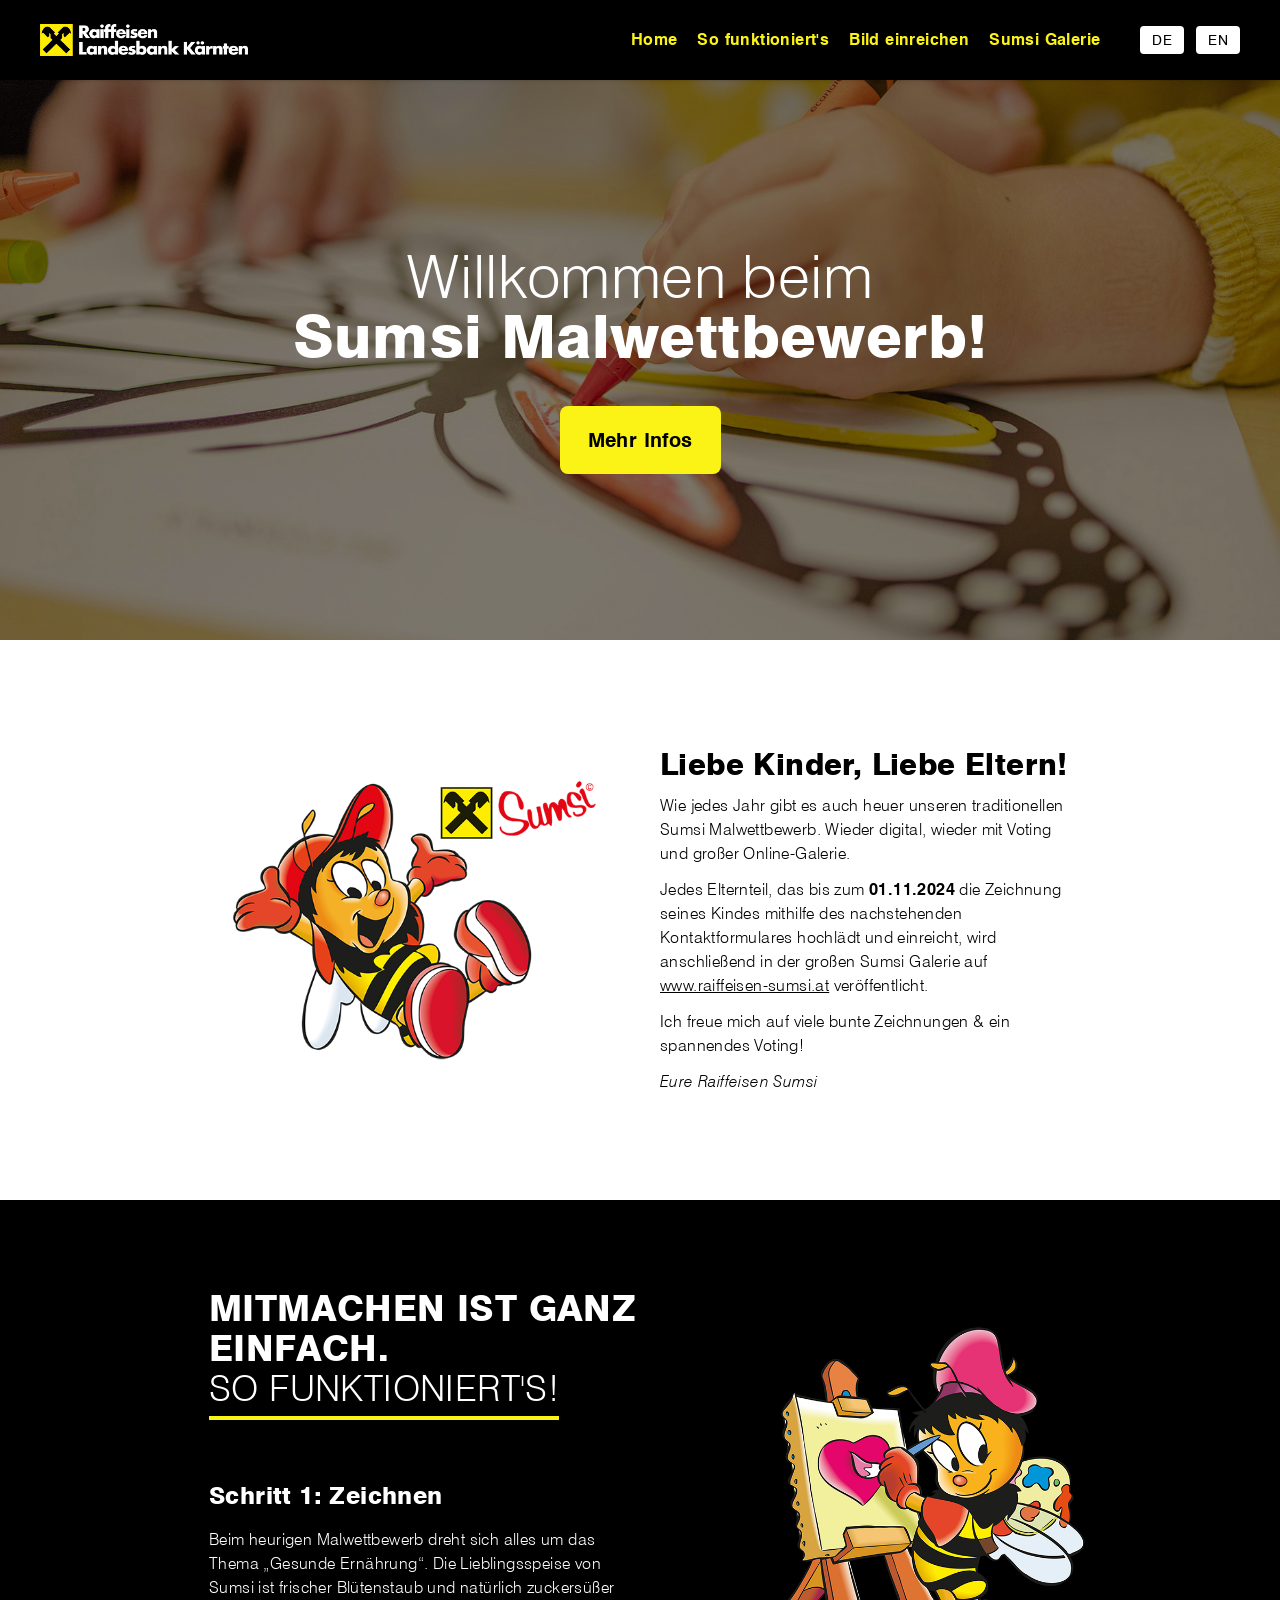
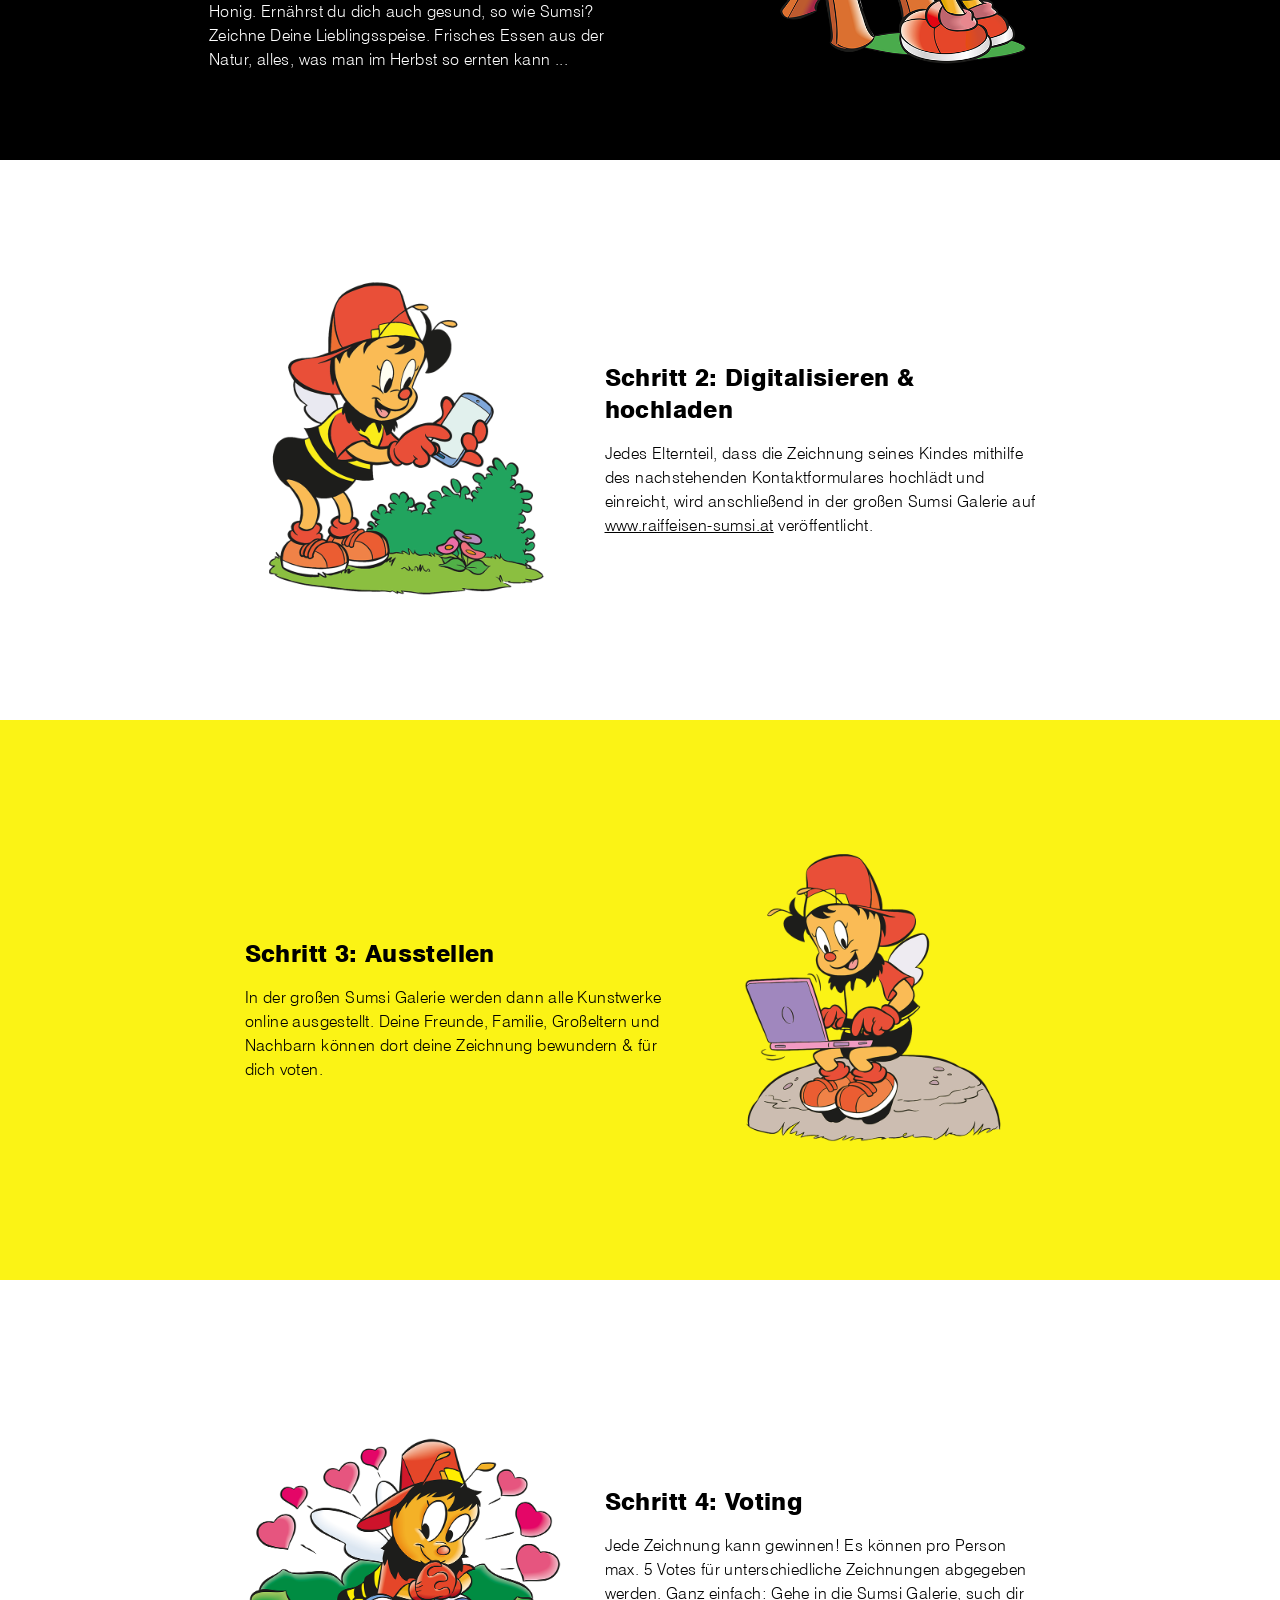
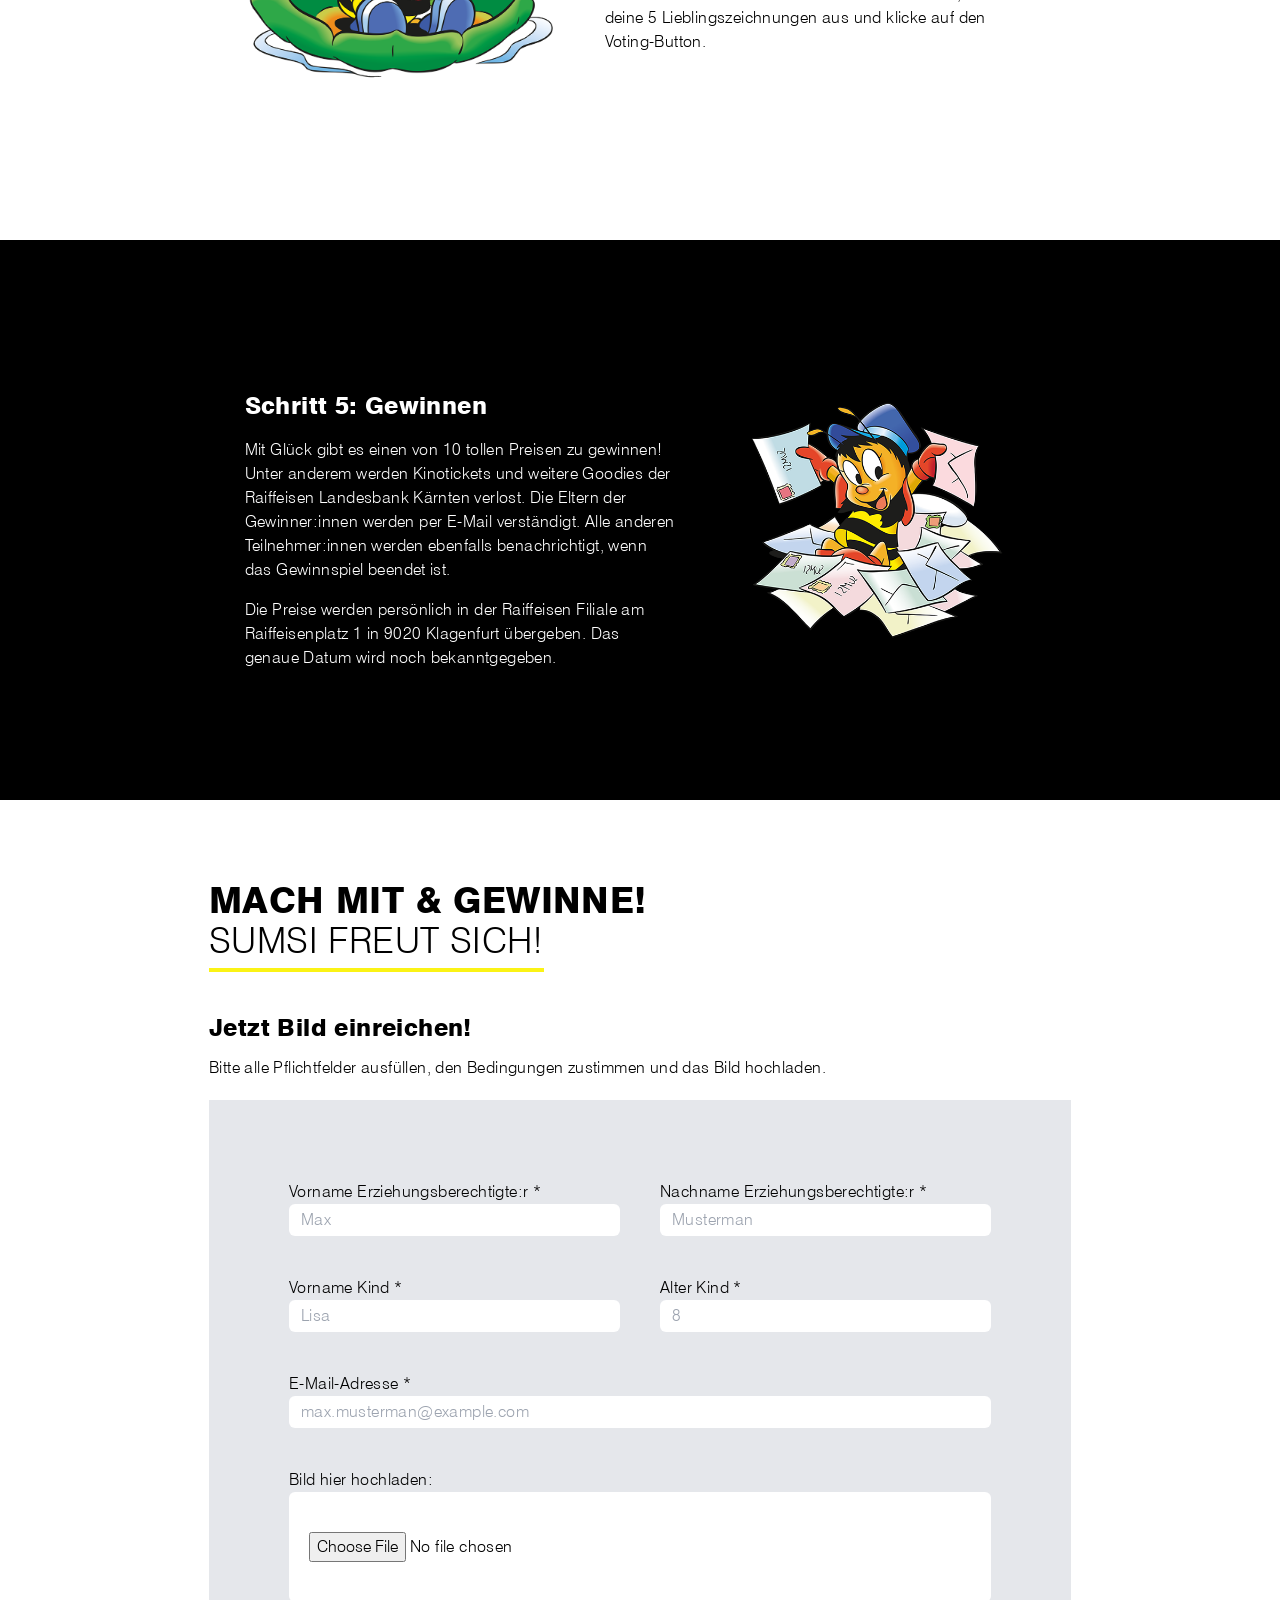
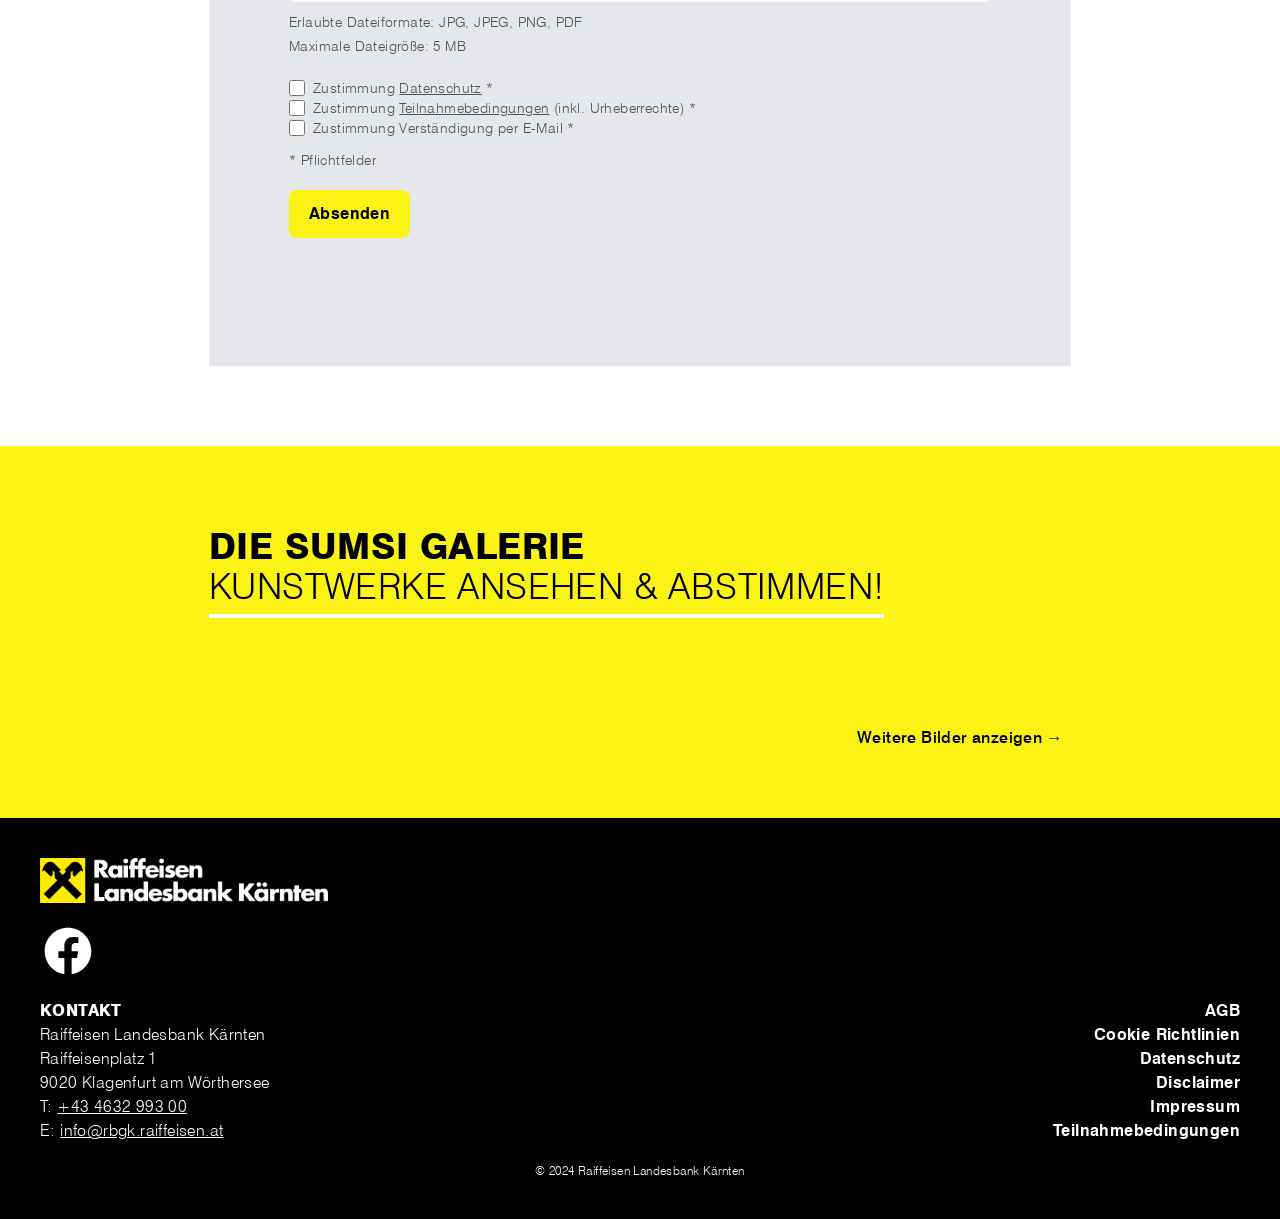
<file: src/index.html>
<!DOCTYPE html>
<html lang="de">
  <head>
    <meta charset="UTF-8" />
    <meta name="viewport" content="width=device-width, initial-scale=1.0" />
    <title>Sumsi Malwettbewerb</title>
    <link href="./output.css" rel="stylesheet" />
    <script src="https://ajax.googleapis.com/ajax/libs/jquery/3.5.1/jquery.min.js"></script>
  </head>
  <body id="body-content" onload="authentication()">
    <!-- NAVIGATION -->
    <section class="navigation-bar">
      <img
        src="../assets/logos/RLB_Logo_4c_NEW_TypoWEISS.png"
        alt="Logo der Raiffeisen Landesbank Kärnten"
        class="logo" />

      <!-- Mobile Menu Button -->
      <button id="navbar-toggle">
        <svg
          class="w-8 h-8 mr-5"
          fill="none"
          stroke="currentColor"
          viewBox="0 0 24 24"
          xmlns="http://www.w3.org/2000/svg">
          <path
            stroke-linecap="round"
            stroke-linejoin="round"
            stroke-width="2"
            d="M4 6h16M4 12h16m0 6H4"></path>
        </svg>
      </button>

      <nav class="md:visible invisible" id="navbar-menu">
        <a href="index.html" class="text-rf_yellow hover:text-white">Home</a>
        <a href="#howTo" class="text-rf_yellow hover:text-white"
          >So funktioniert's</a
        >
        <a href="#uploadImage" class="text-rf_yellow hover:text-white"
          >Bild einreichen</a
        >
        <a href="#sumsiGallery" class="text-rf_yellow hover:text-white"
          >Sumsi Galerie</a
        >
        <button id="langDE" onclick="resetToGerman()">DE</button>
        <button id="langEN" onclick="translateToEnglish()">EN</button>
      </nav>
    </section>

    <!-- HEADER -->
    <header id="homeHeader" class="relative">
      <div class="relative z-10">
        <img
          src="../assets/img/lucas-alexander-sJuDgtkUyYs-unsplash.jpg"
          alt="Kind malt ein Bild"
          class="w-full md:h-[35rem] h-80 object-cover" />
      </div>
      <div class="bg-black opacity-50 absolute inset-0 z-20"></div>
      <div
        class="absolute inset-0 flex flex-col justify-center items-center gap-5 z-30">
        <h1 class="md:text-6xl text-4xl text-white font-light">
          Willkommen beim <br /><span>Sumsi Malwettbewerb!</span>
        </h1>
        <a href="teilnahmebedingungen.html" class="btn-more">Mehr Infos</a>
      </div>
    </header>

    <!-- MAIN -->
    <main>
      <!-- Intro -->
      <section
        id="generalInfo"
        class="container mx-auto flex md:flex-row flex-col-reverse justify-center items-center gap-10 min-h-[35rem] py-10">
        <div class="w-full">
          <img src="../assets/img/jubeln.png" alt="Sumsi beim Malen" />
        </div>
        <div class="w-full flex flex-col gap-3">
          <h2 class="normal-case text-3xl font-black">
            Liebe Kinder, Liebe Eltern!
          </h2>
          <p>
            Wie jedes Jahr gibt es auch heuer unseren traditionellen Sumsi
            Malwettbewerb. Wieder digital, wieder mit Voting und großer
            Online-Galerie.
          </p>
          <p>
            Jedes Elternteil, das bis zum
            <span class="date-span">01.11.2024</span> die Zeichnung seines
            Kindes mithilfe des nachstehenden Kontaktformulares hochlädt und
            einreicht, wird anschließend in der großen Sumsi Galerie auf
            <a class="link" href="#">www.raiffeisen-sumsi.at</a>
            veröffentlicht.
          </p>
          <p>
            Ich freue mich auf viele bunte Zeichnungen & ein spannendes Voting!
          </p>
          <span class="italic font-light">Eure Raiffeisen Sumsi</span>
        </div>
      </section>

      <!-- How to -->
      <section id="howTo">
        <!-- Step 1 -->
        <article
          class="bg-black flex justify-center items-center min-h-[35rem] relative py-16">
          <div class="steps-wrapper-heading">
            <div class="md:w-2/3 w-full">
              <h2 class="font-extrabold">Mitmachen ist ganz einfach.</h2>
              <h2 class="font-light border-b-4 border-rf_yellow pb-2 w-fit">
                So funktioniert's!
              </h2>
            </div>
            <div class="steps-text">
              <h3>Schritt 1: Zeichnen</h3>
              <p>
                Beim heurigen Malwettbewerb dreht sich alles um das Thema
                „Gesunde Ernährung“. Die Lieblingsspeise von Sumsi ist frischer
                Blütenstaub und natürlich zuckersüßer Honig. Ernährst du dich
                auch gesund, so wie Sumsi? Zeichne Deine Lieblingsspeise.
                Frisches Essen aus der Natur, alles, was man im Herbst so ernten
                kann ...
              </p>
            </div>

            <div class="steps-img-heading">
              <img src="../assets/img/malen.png" alt="Sumsi beim Malen" />
            </div>
          </div>
        </article>

        <!-- Step 2 -->
        <article>
          <div class="steps-wrapper-reverse">
            <div class="steps-img">
              <img
                src="../assets/img/smartphone.png"
                alt="Sumsi mit Smartphone" />
            </div>
            <div class="steps-text">
              <h3>Schritt 2: Digitalisieren & hochladen</h3>
              <p>
                Jedes Elternteil, dass die Zeichnung seines Kindes mithilfe des
                nachstehenden Kontaktformulares hochlädt und einreicht, wird
                anschließend in der großen Sumsi Galerie auf
                <a class="link" href="#">www.raiffeisen-sumsi.at</a>
                veröffentlicht.
              </p>
            </div>
          </div>
        </article>

        <!-- Step 3 -->
        <article class="bg-rf_yellow">
          <div class="steps-wrapper">
            <div class="steps-text">
              <h3>Schritt 3: Ausstellen</h3>
              <p>
                In der großen Sumsi Galerie werden dann alle Kunstwerke online
                ausgestellt. Deine Freunde, Familie, Großeltern und Nachbarn
                können dort deine Zeichnung bewundern & für dich voten.
              </p>
            </div>
            <div class="steps-img">
              <img src="../assets/img/laptop.png" alt="Sumsi am Laptop" />
            </div>
          </div>
        </article>

        <!-- Step 4 -->
        <article>
          <div class="steps-wrapper-reverse">
            <div class="steps-img">
              <img src="../assets/img/verliebt.png" alt="Sumsi mit Herzen" />
            </div>
            <div class="steps-text">
              <h3>Schritt 4: Voting</h3>
              <p>
                Jede Zeichnung kann gewinnen! Es können pro Person max. 5 Votes
                für unterschiedliche Zeichnungen abgegeben werden. Ganz einfach:
                Gehe in die Sumsi Galerie, such dir deine 5 Lieblingszeichnungen
                aus und klicke auf den Voting-Button.
              </p>
            </div>
          </div>
        </article>

        <!-- Step 5 -->
        <article class="bg-black">
          <div class="steps-wrapper">
            <div class="steps-text text-white">
              <h3>Schritt 5: Gewinnen</h3>
              <p>
                Mit Glück gibt es einen von 10 tollen Preisen zu gewinnen! Unter
                anderem werden Kinotickets und weitere Goodies der Raiffeisen
                Landesbank Kärnten verlost. Die Eltern der Gewinner:innen werden
                per E-Mail verständigt. Alle anderen Teilnehmer:innen werden
                ebenfalls benachrichtigt, wenn das Gewinnspiel beendet ist.
              </p>
              <p>
                Die Preise werden persönlich in der Raiffeisen Filiale am
                Raiffeisenplatz 1 in 9020 Klagenfurt übergeben. Das genaue Datum
                wird noch bekanntgegeben.
              </p>
            </div>
            <div class="steps-img">
              <img src="../assets/img/briefe.png" alt="Sumsi mit Briefen" />
            </div>
          </div>
        </article>
      </section>

      <!-- Upload Image -->
      <section id="uploadImage">
        <div class="container mx-auto py-20">
          <h2 class="font-extrabold">Mach mit & gewinne!</h2>
          <h2 class="font-light border-b-4 border-rf_yellow pb-2 w-fit mb-10">
            Sumsi freut sich!
          </h2>
          <h3 class="mb-3">Jetzt Bild einreichen!</h3>
          <p>
            Bitte alle Pflichtfelder ausfüllen, den Bedingungen zustimmen und
            das Bild hochladen.
          </p>

          <!-- Infotext -->
          <div
            id="info-msg"
            class="hidden w-full text-lg font-bold mt-6 mb-8"></div>
          <div
            id="error-msg"
            class="hidden w-full text-lg font-bold mt-6 mb-8"></div>

          <!-- Upload form -->
          <form
            id="upload-form"
            class="bg-gray-200 md:px-20 px-5 md:py-20 py-5 mt-5 relative">
            <div class="grid grid-cols-2 gap-10">
              <label for="legalguardian_firstname"
                >Vorname Erziehungsberechtigte:r *

                <input
                  type="text"
                  id="legalguardian_firstname"
                  name="legalguardian_firstname"
                  class="bg-white rounded-md px-3 py-1 w-full focus:ring-rf_yellow"
                  placeholder="Max"
                  autocomplete="given-name"
                  required />
              </label>

              <label for="legalguardian_lastname"
                >Nachname Erziehungsberechtigte:r *
                <input
                  type="text"
                  id="legalguardian_lastname"
                  name="legalguardian_lastname"
                  class="bg-white rounded-md px-3 py-1 w-full focus:ring-rf_yellow"
                  placeholder="Musterman"
                  autocomplete="family-name"
                  required />
              </label>

              <label for="child_firstname"
                >Vorname Kind *
                <input
                  type="text"
                  id="child_firstname"
                  name="child_firstname"
                  class="bg-white rounded-md px-3 py-1 w-full focus:ring-rf_yellow"
                  placeholder="Lisa"
                  autocomplete="given-name"
                  required
              /></label>

              <label for="child_age"
                >Alter Kind *
                <input
                  type="number"
                  id="child_age"
                  name="child_age"
                  class="bg-white rounded-md px-3 py-1 w-full focus:ring-rf_yellow"
                  placeholder="8"
                  autocomplete="off"
                  required
              /></label>

              <div class="col-span-2">
                <label for="email"
                  >E-Mail-Adresse *
                  <input
                    type="email"
                    id="email"
                    name="email"
                    class="bg-white rounded-md px-3 py-1 w-full focus:ring-rf_yellow"
                    placeholder="max.musterman@example.com"
                    autocomplete="email"
                    required />
                </label>
              </div>
            </div>
            <div class="pt-10 pb-2">
              <label for="image">Bild hier hochladen:</label>
              <input
                type="file"
                id="image"
                name="image"
                class="bg-white rounded-md px-5 py-10 w-full text-center"
                accept="image/jpg, image/png, image/jpeg, image/pdf"
                required />
            </div>
            <span class="text-gray-600 text-sm"
              >Erlaubte Dateiformate: JPG, JPEG, PNG, PDF <br />
              Maximale Dateigröße: 5 MB</span
            >
            <div class="text-gray-600 mt-5">
              <label for="approval_privacypolicy" class="flex items-center">
                <input
                  type="checkbox"
                  id="approval_privacypolicy"
                  name="approval_privacypolicy"
                  class="custom-checkbox"
                  required />
                <span class="ml-2 text-sm"
                  >Zustimmung
                  <a href="datenschutz.html" class="link">Datenschutz</a>
                  *</span
                >
              </label>
              <label for="approval_participation" class="flex items-center">
                <input
                  type="checkbox"
                  id="approval_participation"
                  name="approval_participation"
                  class="custom-checkbox"
                  required />
                <span class="ml-2 text-sm"
                  >Zustimmung
                  <a href="teilnahmebedingungen.html" class="link"
                    >Teilnahmebedingungen</a
                  >
                  (inkl. Urheberrechte) *</span
                >
              </label>
              <label for="approval_mailnotification" class="flex items-center">
                <input
                  type="checkbox"
                  id="approval_mailnotification"
                  name="approval_mailnotification"
                  class="custom-checkbox"
                  required />
                <span class="ml-2 text-sm"
                  >Zustimmung Verständigung per E-Mail *</span
                >
              </label>
            </div>

            <p class="text-gray-600 text-sm mb-5 mt-3">* Pflichtfelder</p>
            <button
              type="submit"
              class="btn-submit bg-rf_yellow hover:bg-black hover:text-white hover:transition-all px-5 py-3 font-bold rounded-lg">
              Absenden
            </button>
            <div
              id="upload-message"
              class="text-xl text-black font-black py-2 mt-8"></div>
          </form>
        </div>
      </section>

      <!-- Gallery -->
      <section id="sumsiGallery" class="bg-rf_yellow">
        <div class="container mx-auto py-20">
          <h2 class="font-extrabold">Die Sumsi Galerie</h2>
          <h2 class="font-light border-b-4 border-white pb-2 w-fit">
            Kunstwerke ansehen & abstimmen!
          </h2>
          <div
            id="galleryContainer"
            class="grid lg:grid-cols-3 md:grid-cols-2 grid-cols-1 gap-5 mt-16"></div>

          <!-- Back and forward buttons -->
          <div class="relative mt-10 mb-14">
            <button
              id="prev-btn"
              class="hidden absolute left-0 font-medium hover:bg-black hover:text-white hover:transition-all leading-6 pt-1 px-2">
              ← Zurück
            </button>
            <button
              id="load-more-btn"
              class="absolute right-0 font-medium hover:bg-black hover:text-white hover:transition-all leading-6 pt-1 px-2">
              Weitere Bilder anzeigen →
            </button>
          </div>
        </div>
      </section>
    </main>

    <!-- FOOTER -->
    <footer class="bg-black flex flex-col gap-5 px-10 py-10">
      <a
        href="https://www.raiffeisen.at/ktn/rlb/de/privatkunden.html"
        target="_blank"
        class="w-fit"
        ><img
          src="../assets/logos/RLB_Logo_4c_NEW_TypoWEISS.png"
          alt="Logo der Raiffeisen Landesbank Kärnten"
          class="flex items-center w-72 h-auto hover:scale-105 hover:transition-all"
      /></a>
      <a
        href="https://www.facebook.com/RaiffeisenLandesbankKaernten/"
        target="_blank"
        class="w-fit"
        ><img
          src="../assets/icons/facebook-svgrepo-com.svg"
          alt="Facebook Logo"
          class="w-14 h-14 hover:scale-125 hover:transition-all"
      /></a>
      <div class="flex justify-between text-white">
        <div class="contact">
          <p class="uppercase font-extrabold">Kontakt</p>
          <p>
            Raiffeisen Landesbank Kärnten <br />
            Raiffeisenplatz 1 <br />
            9020 Klagenfurt am Wörthersee
          </p>
          <p>
            T:
            <a href="tel:0043463299300" class="mt-2 underline"
              >+43 4632 993 00</a
            >
          </p>
          <p>
            E:
            <a href="mailto:info@rbgk.raiffeisen.at" class="mt-2 underline"
              >info@rbgk.raiffeisen.at</a
            >
          </p>
        </div>
        <div class="flex flex-col items-end font-bold">
          <a
            href="https://www.raiffeisen.at/ktn/rlb/de/meine-bank/raiffeisen-bankengruppe/agb.html"
            target="_blank"
            class="hover:text-rf_yellow hover:transition-all"
            >AGB</a
          >
          <a
            href="cookies.html"
            class="hover:text-rf_yellow hover:transition-all"
            >Cookie Richtlinien</a
          >
          <a
            href="datenschutz.html"
            class="hover:text-rf_yellow hover:transition-all"
            >Datenschutz</a
          >
          <a
            href="https://www.raiffeisen.at/ktn/rlb/de/meine-bank/raiffeisen-bankengruppe/disclaimer.html"
            target="_blank"
            class="hover:text-rf_yellow hover:transition-all"
            >Disclaimer</a
          >
          <a
            href="https://www.raiffeisen.at/ktn/rlb/de/meine-bank/raiffeisen-bankengruppe/impressum.html"
            target="_blank"
            class="hover:text-rf_yellow hover:transition-all"
            >Impressum</a
          >
          <a
            href="teilnahmebedingungen.html"
            class="hover:text-rf_yellow hover:transition-all"
            >Teilnahmebedingungen</a
          >
        </div>
      </div>
      <p class="text-xs text-white text-center">
        © 2024 Raiffeisen Landesbank Kärnten
      </p>
    </footer>

    <script src="./script.js"></script>
    <script src="./mobilenav.js"></script>
    <script src="./scriptTranslate.js"></script>
  </body>
</html>
</file>
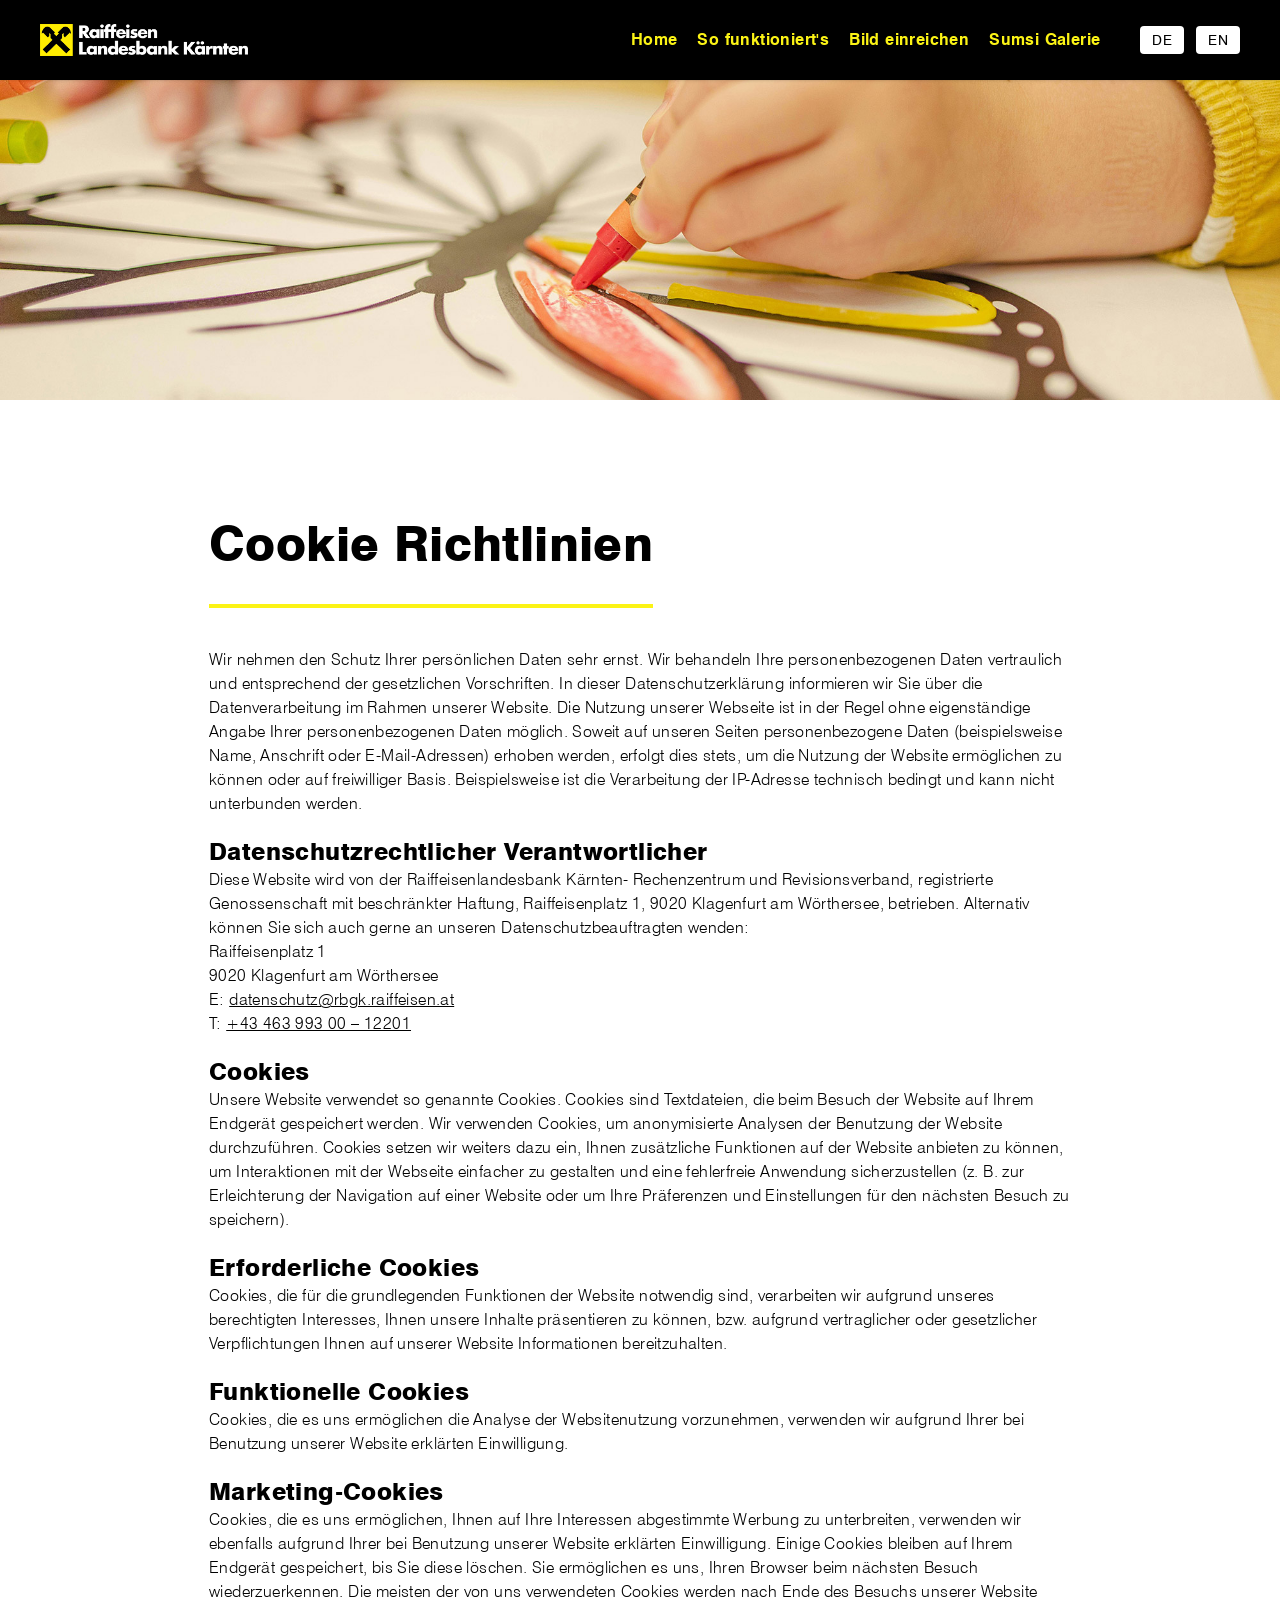
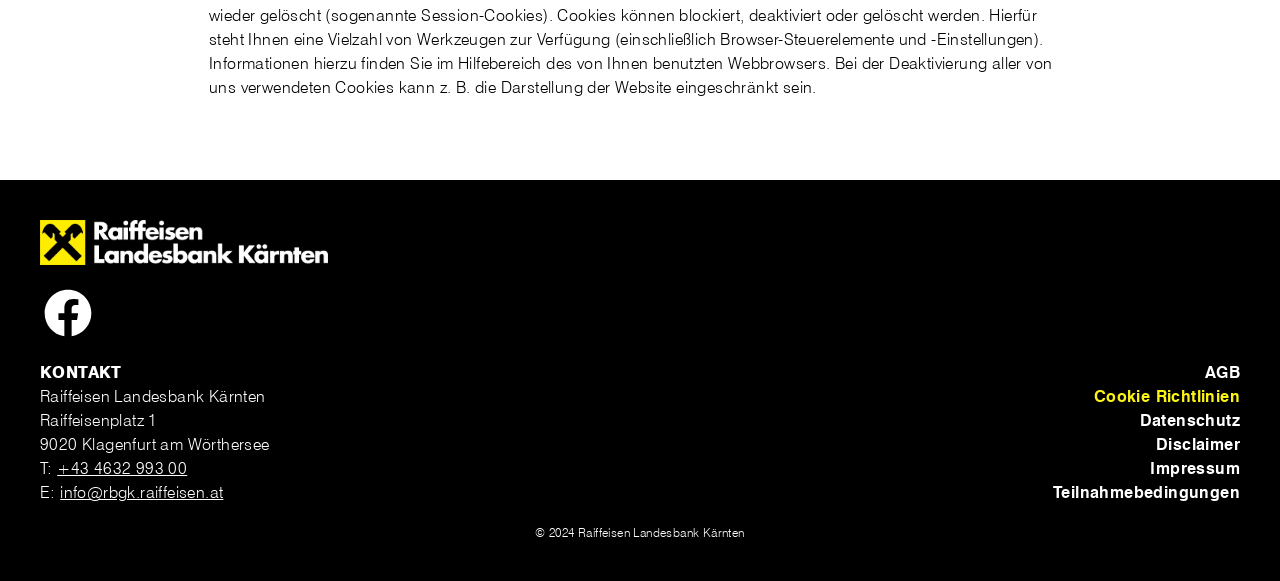
<file: src/cookies.html>
<!DOCTYPE html>
<html lang="de">
  <head>
    <meta charset="UTF-8" />
    <meta name="viewport" content="width=device-width, initial-scale=1.0" />
    <title>Sumsi Malwettbewerb - Cookie Präferenzen</title>
    <link href="./output.css" rel="stylesheet" />
    <script src="https://ajax.googleapis.com/ajax/libs/jquery/3.5.1/jquery.min.js"></script>
  </head>
  <body id="body-content">
    <!-- NAVIGATION -->
    <section class="navigation-bar">
      <img
        src="../assets/logos/RLB_Logo_4c_NEW_TypoWEISS.png"
        alt="Logo der Raiffeisen Landesbank Kärnten"
        class="logo" />

      <!-- Mobile Menu Button -->
      <button id="navbar-toggle">
        <svg
          class="w-8 h-8 mr-5"
          fill="none"
          stroke="currentColor"
          viewBox="0 0 24 24"
          xmlns="http://www.w3.org/2000/svg">
          <path
            stroke-linecap="round"
            stroke-linejoin="round"
            stroke-width="2"
            d="M4 6h16M4 12h16m0 6H4"></path>
        </svg>
      </button>

      <nav class="md:visible invisible" id="navbar-menu">
        <a
          href="index.html"
          class="text-rf_yellow hover:text-white hover:transition-all"
          >Home</a
        >
        <a
          href="index.html#howTo"
          class="text-rf_yellow hover:text-white hover:transition-all"
          >So funktioniert's</a
        >
        <a
          href="index.html#uploadImage"
          class="text-rf_yellow hover:text-white hover:transition-all"
          >Bild einreichen</a
        >
        <a
          href="index.html#sumsiGallery"
          class="text-rf_yellow hover:text-white hover:transition-all"
          >Sumsi Galerie</a
        >
        <button id="langDE" onclick="resetToGerman()">DE</button>
        <button id="langEN" onclick="translateToEnglish()">EN</button>
      </nav>
    </section>

    <!-- HEADER -->
    <header class="relative">
      <div class="relative z-10">
        <img
          src="../assets/img/lucas-alexander-sJuDgtkUyYs-unsplash.jpg"
          alt="Kind malt ein Bild"
          class="w-full h-80 object-cover" />
      </div>
    </header>

    <!-- MAIN -->
    <main class="container mx-auto py-20">
      <h1 class="border-b-4 border-rf_yellow pb-9 w-fit my-10">
        Cookie Richtlinien
      </h1>
      <p>
        Wir nehmen den Schutz Ihrer persönlichen Daten sehr ernst. Wir behandeln
        Ihre personenbezogenen Daten vertraulich und entsprechend der
        gesetzlichen Vorschriften. In dieser Datenschutzerklärung informieren
        wir Sie über die Datenverarbeitung im Rahmen unserer Website. Die
        Nutzung unserer Webseite ist in der Regel ohne eigenständige Angabe
        Ihrer personenbezogenen Daten möglich. Soweit auf unseren Seiten
        personenbezogene Daten (beispielsweise Name, Anschrift oder
        E-Mail-Adressen) erhoben werden, erfolgt dies stets, um die Nutzung der
        Website ermöglichen zu können oder auf freiwilliger Basis.
        Beispielsweise ist die Verarbeitung der IP-Adresse technisch bedingt und
        kann nicht unterbunden werden.
      </p>
      <h3>Datenschutzrechtlicher Verantwortlicher</h3>
      <p>
        Diese Website wird von der Raiffeisenlandesbank Kärnten- Rechenzentrum
        und Revisionsverband, registrierte Genossenschaft mit beschränkter
        Haftung, Raiffeisenplatz 1, 9020 Klagenfurt am Wörthersee, betrieben.
        Alternativ können Sie sich auch gerne an unseren Datenschutzbeauftragten
        wenden: <br />
        Raiffeisenplatz 1 <br />
        9020 Klagenfurt am Wörthersee <br />
        E:
        <a class="link" href="mailto:datenschutz@rbgk.raiffeisen.at"
          >datenschutz@rbgk.raiffeisen.at</a
        >
        <br />
        T:
        <a class="link" href="tel:00434639930012201">+43 463 993 00 – 12201</a>
      </p>
      <h3>Cookies</h3>
      <p>
        Unsere Website verwendet so genannte Cookies. Cookies sind Textdateien,
        die beim Besuch der Website auf Ihrem Endgerät gespeichert werden. Wir
        verwenden Cookies, um anonymisierte Analysen der Benutzung der Website
        durchzuführen. Cookies setzen wir weiters dazu ein, Ihnen zusätzliche
        Funktionen auf der Website anbieten zu können, um Interaktionen mit der
        Webseite einfacher zu gestalten und eine fehlerfreie Anwendung
        sicherzustellen (z. B. zur Erleichterung der Navigation auf einer
        Website oder um Ihre Präferenzen und Einstellungen für den nächsten
        Besuch zu speichern).
      </p>
      <h3>Erforderliche Cookies</h3>
      <p>
        Cookies, die für die grundlegenden Funktionen der Website notwendig
        sind, verarbeiten wir aufgrund unseres berechtigten Interesses, Ihnen
        unsere Inhalte präsentieren zu können, bzw. aufgrund vertraglicher oder
        gesetzlicher Verpflichtungen Ihnen auf unserer Website Informationen
        bereitzuhalten.
      </p>
      <h3>Funktionelle Cookies</h3>
      <p>
        Cookies, die es uns ermöglichen die Analyse der Websitenutzung
        vorzunehmen, verwenden wir aufgrund Ihrer bei Benutzung unserer Website
        erklärten Einwilligung.
      </p>
      <h3>Marketing-Cookies</h3>
      <p>
        Cookies, die es uns ermöglichen, Ihnen auf Ihre Interessen abgestimmte
        Werbung zu unterbreiten, verwenden wir ebenfalls aufgrund Ihrer bei
        Benutzung unserer Website erklärten Einwilligung. Einige Cookies bleiben
        auf Ihrem Endgerät gespeichert, bis Sie diese löschen. Sie ermöglichen
        es uns, Ihren Browser beim nächsten Besuch wiederzuerkennen. Die meisten
        der von uns verwendeten Cookies werden nach Ende des Besuchs unserer
        Website wieder gelöscht (sogenannte Session-Cookies). Cookies können
        blockiert, deaktiviert oder gelöscht werden. Hierfür steht Ihnen eine
        Vielzahl von Werkzeugen zur Verfügung (einschließlich
        Browser-Steuerelemente und -Einstellungen). Informationen hierzu finden
        Sie im Hilfebereich des von Ihnen benutzten Webbrowsers. Bei der
        Deaktivierung aller von uns verwendeten Cookies kann z. B. die
        Darstellung der Website eingeschränkt sein.
      </p>
    </main>

    <!-- FOOTER -->
    <footer class="bg-black flex flex-col gap-5 px-10 py-10">
      <a
        href="https://www.raiffeisen.at/ktn/rlb/de/privatkunden.html"
        target="_blank"
        class="w-fit"
        ><img
          src="../assets/logos/RLB_Logo_4c_NEW_TypoWEISS.png"
          alt="Logo der Raiffeisen Landesbank Kärnten"
          class="flex items-center w-72 h-auto hover:scale-105 hover:transition-all"
      /></a>
      <a
        href="https://www.facebook.com/RaiffeisenLandesbankKaernten/"
        target="_blank"
        class="w-fit"
        ><img
          src="../assets/icons/facebook-svgrepo-com.svg"
          alt="Facebook Logo"
          class="w-14 h-14 hover:scale-125 hover:transition-all"
      /></a>
      <div class="flex justify-between text-white">
        <div class="contact">
          <p class="uppercase font-extrabold">Kontakt</p>
          <p>
            Raiffeisen Landesbank Kärnten <br />
            Raiffeisenplatz 1 <br />
            9020 Klagenfurt am Wörthersee
          </p>
          <p>
            T:
            <a href="tel:0043463299300" class="mt-2 underline"
              >+43 4632 993 00</a
            >
          </p>
          <p>
            E:
            <a href="mailto:info@rbgk.raiffeisen.at" class="mt-2 underline"
              >info@rbgk.raiffeisen.at</a
            >
          </p>
        </div>
        <div class="flex flex-col items-end font-bold">
          <a
            href="https://www.raiffeisen.at/ktn/rlb/de/meine-bank/raiffeisen-bankengruppe/agb.html"
            target="_blank"
            class="hover:text-rf_yellow hover:transition-all"
            >AGB</a
          >
          <a
            href="cookies.html"
            class="current hover:text-rf_yellow hover:transition-all"
            >Cookie Richtlinien</a
          >
          <a
            href="datenschutz.html"
            class="hover:text-rf_yellow hover:transition-all"
            >Datenschutz</a
          >
          <a
            href="https://www.raiffeisen.at/ktn/rlb/de/meine-bank/raiffeisen-bankengruppe/disclaimer.html"
            target="_blank"
            class="hover:text-rf_yellow hover:transition-all"
            >Disclaimer</a
          >
          <a
            href="https://www.raiffeisen.at/ktn/rlb/de/meine-bank/raiffeisen-bankengruppe/impressum.html"
            target="_blank"
            class="hover:text-rf_yellow hover:transition-all"
            >Impressum</a
          >
          <a
            href="teilnahmebedingungen.html"
            class="hover:text-rf_yellow hover:transition-all"
            >Teilnahmebedingungen</a
          >
        </div>
      </div>
      <p class="text-xs text-white text-center">
        © 2024 Raiffeisen Landesbank Kärnten
      </p>
    </footer>
    <script src="./mobilenav.js"></script>
    <script src="./scriptTranslate.js"></script>
  </body>
</html>
</file>
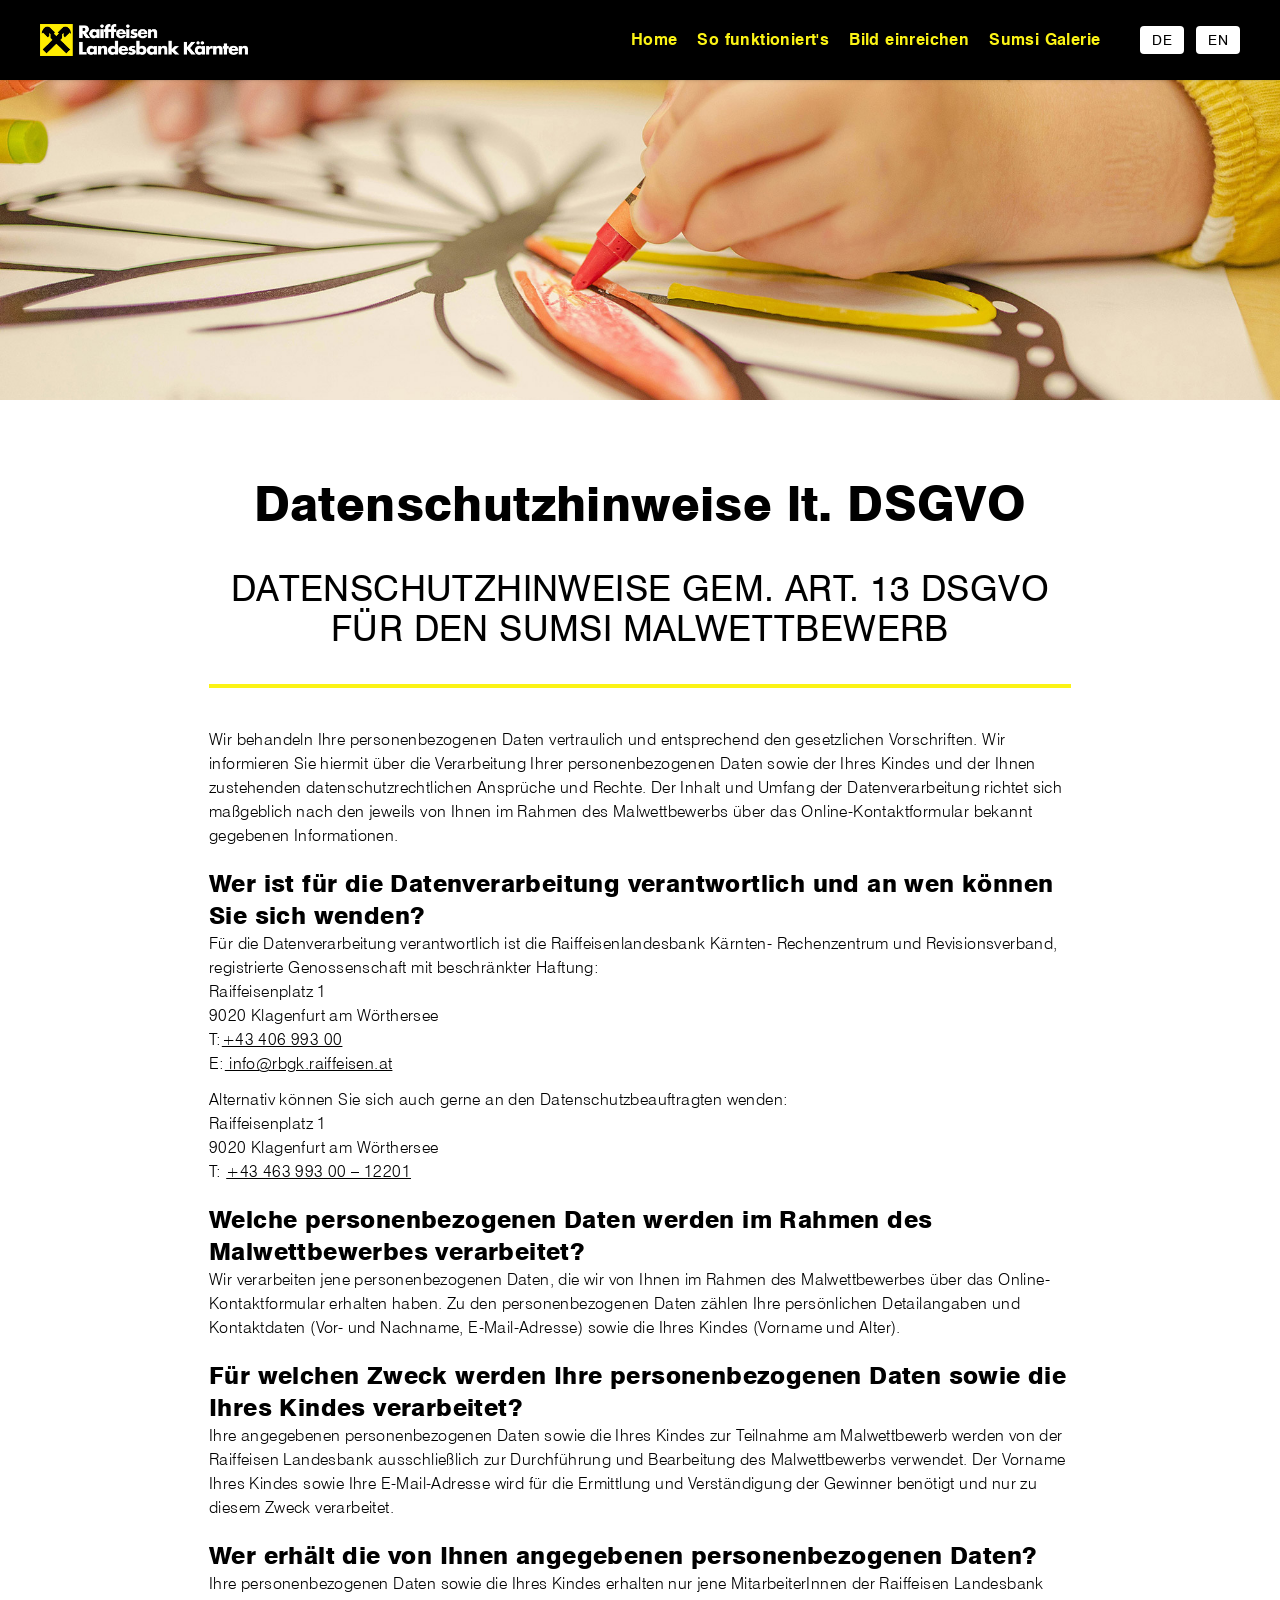
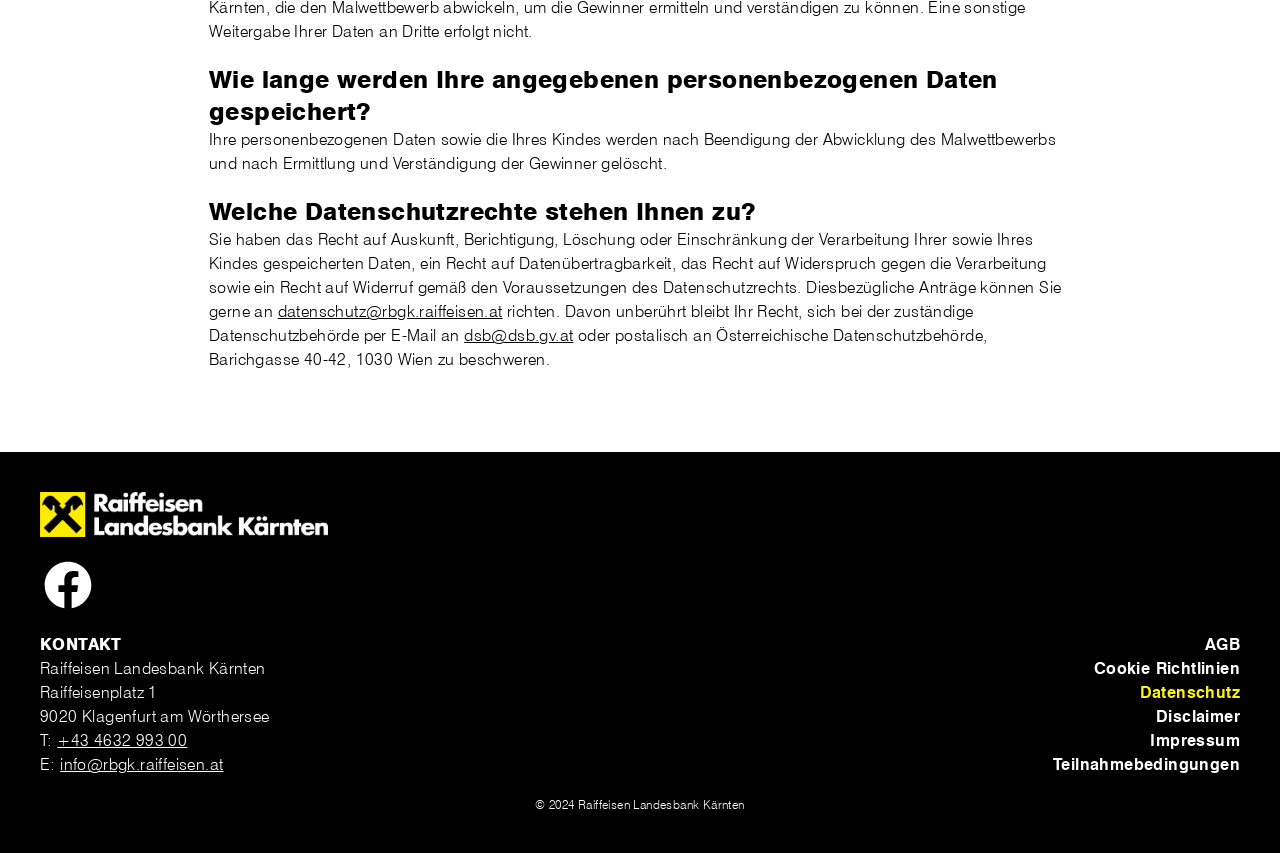
<file: src/datenschutz.html>
<!DOCTYPE html>
<html lang="de">
  <head>
    <meta charset="UTF-8" />
    <meta name="viewport" content="width=device-width, initial-scale=1.0" />
    <title>Sumsi Malwettbewerb - Datenschutz</title>
    <link href="./output.css" rel="stylesheet" />
    <script src="https://ajax.googleapis.com/ajax/libs/jquery/3.5.1/jquery.min.js"></script>
  </head>
  <body id="body-content">
    <!-- NAVIGATION -->
    <section class="navigation-bar">
      <img
        src="../assets/logos/RLB_Logo_4c_NEW_TypoWEISS.png"
        alt="Logo der Raiffeisen Landesbank Kärnten"
        class="logo" />

      <!-- Mobile Menu Button -->
      <button id="navbar-toggle">
        <svg
          class="w-8 h-8 mr-5"
          fill="none"
          stroke="currentColor"
          viewBox="0 0 24 24"
          xmlns="http://www.w3.org/2000/svg">
          <path
            stroke-linecap="round"
            stroke-linejoin="round"
            stroke-width="2"
            d="M4 6h16M4 12h16m0 6H4"></path>
        </svg>
      </button>

      <nav class="md:visible invisible" id="navbar-menu">
        <a
          href="index.html"
          class="text-rf_yellow hover:text-white hover:transition-all"
          >Home</a
        >
        <a
          href="index.html#howTo"
          class="text-rf_yellow hover:text-white hover:transition-all"
          >So funktioniert's</a
        >
        <a
          href="index.html#uploadImage"
          class="text-rf_yellow hover:text-white hover:transition-all"
          >Bild einreichen</a
        >
        <a
          href="index.html#sumsiGallery"
          class="text-rf_yellow hover:text-white hover:transition-all"
          >Sumsi Galerie</a
        >
        <button id="langDE" onclick="resetToGerman()">DE</button>
        <button id="langEN" onclick="translateToEnglish()">EN</button>
      </nav>
    </section>

    <!-- HEADER -->
    <header class="relative">
      <div class="relative z-10">
        <img
          src="../assets/img/lucas-alexander-sJuDgtkUyYs-unsplash.jpg"
          alt="Kind malt ein Bild"
          class="w-full h-80 object-cover" />
      </div>
    </header>

    <!-- MAIN -->
    <main class="container mx-auto py-20">
      <h1>Datenschutzhinweise lt. DSGVO</h1>
      <h2 class="text-center border-b-4 border-rf_yellow pb-9 w-fit my-10">
        Datenschutzhinweise gem. Art. 13 DSGVO für den Sumsi Malwettbewerb
      </h2>
      <p>
        Wir behandeln Ihre personenbezogenen Daten vertraulich und entsprechend
        den gesetzlichen Vorschriften. Wir informieren Sie hiermit über die
        Verarbeitung Ihrer personenbezogenen Daten sowie der Ihres Kindes und
        der Ihnen zustehenden datenschutzrechtlichen Ansprüche und Rechte. Der
        Inhalt und Umfang der Datenverarbeitung richtet sich maßgeblich nach den
        jeweils von Ihnen im Rahmen des Malwettbewerbs über das
        Online-Kontaktformular bekannt gegebenen Informationen.
      </p>

      <h3>
        Wer ist für die Datenverarbeitung verantwortlich und an wen können Sie
        sich wenden?
      </h3>
      <p class="mb-3">
        Für die Datenverarbeitung verantwortlich ist die Raiffeisenlandesbank
        Kärnten- Rechenzentrum und Revisionsverband, registrierte Genossenschaft
        mit beschränkter Haftung: <br />
        Raiffeisenplatz 1 <br />
        9020 Klagenfurt am Wörthersee <br />
        T:<a class="link" href="tel:004340699300">+43 406 993 00</a> <br />
        E:<a class="link" href="mailto:info@rbgk.raiffeisen.at">
          info@rbgk.raiffeisen.at</a
        >
      </p>
      <p class="my-3">
        Alternativ können Sie sich auch gerne an den Datenschutzbeauftragten
        wenden: <br />
        Raiffeisenplatz 1 <br />
        9020 Klagenfurt am Wörthersee <br />
        T:
        <a class="link" href="tel:00434639930012201">+43 463 993 00 – 12201</a>
      </p>
      <h3>
        Welche personenbezogenen Daten werden im Rahmen des Malwettbewerbes
        verarbeitet?
      </h3>
      <p>
        Wir verarbeiten jene personenbezogenen Daten, die wir von Ihnen im
        Rahmen des Malwettbewerbes über das Online-Kontaktformular erhalten
        haben. Zu den personenbezogenen Daten zählen Ihre persönlichen
        Detailangaben und Kontaktdaten (Vor- und Nachname, E-Mail-Adresse) sowie
        die Ihres Kindes (Vorname und Alter).
      </p>
      <h3>
        Für welchen Zweck werden Ihre personenbezogenen Daten sowie die Ihres
        Kindes verarbeitet?
      </h3>
      <p>
        Ihre angegebenen personenbezogenen Daten sowie die Ihres Kindes zur
        Teilnahme am Malwettbewerb werden von der Raiffeisen Landesbank
        ausschließlich zur Durchführung und Bearbeitung des Malwettbewerbs
        verwendet. Der Vorname Ihres Kindes sowie Ihre E-Mail-Adresse wird für
        die Ermittlung und Verständigung der Gewinner benötigt und nur zu diesem
        Zweck verarbeitet.
      </p>
      <h3>Wer erhält die von Ihnen angegebenen personenbezogenen Daten?</h3>
      <p>
        Ihre personenbezogenen Daten sowie die Ihres Kindes erhalten nur jene
        MitarbeiterInnen der Raiffeisen Landesbank Kärnten, die den
        Malwettbewerb abwickeln, um die Gewinner ermitteln und verständigen zu
        können. Eine sonstige Weitergabe Ihrer Daten an Dritte erfolgt nicht.
      </p>
      <h3>
        Wie lange werden Ihre angegebenen personenbezogenen Daten gespeichert?
      </h3>
      <p>
        Ihre personenbezogenen Daten sowie die Ihres Kindes werden nach
        Beendigung der Abwicklung des Malwettbewerbs und nach Ermittlung und
        Verständigung der Gewinner gelöscht.
      </p>
      <h3>Welche Datenschutzrechte stehen Ihnen zu?</h3>
      <p>
        Sie haben das Recht auf Auskunft, Berichtigung, Löschung oder
        Einschränkung der Verarbeitung Ihrer sowie Ihres Kindes gespeicherten
        Daten, ein Recht auf Datenübertragbarkeit, das Recht auf Widerspruch
        gegen die Verarbeitung sowie ein Recht auf Widerruf gemäß den
        Voraussetzungen des Datenschutzrechts. Diesbezügliche Anträge können Sie
        gerne an
        <a class="link" href="mailto:datenschutz@rbgk.raiffeisen.at"
          >datenschutz@rbgk.raiffeisen.at</a
        >
        richten. Davon unberührt bleibt Ihr Recht, sich bei der zuständige
        Datenschutzbehörde per E-Mail an
        <a class="link" href="mailto:dsb@dsb.gv.at">dsb@dsb.gv.at</a>
        oder postalisch an Österreichische Datenschutzbehörde, Barichgasse
        40-42, 1030 Wien zu beschweren.
      </p>
    </main>

    <!-- FOOTER -->
    <footer class="bg-black flex flex-col gap-5 px-10 py-10">
      <a
        href="https://www.raiffeisen.at/ktn/rlb/de/privatkunden.html"
        target="_blank"
        class="w-fit"
        ><img
          src="../assets/logos/RLB_Logo_4c_NEW_TypoWEISS.png"
          alt="Logo der Raiffeisen Landesbank Kärnten"
          class="flex items-center w-72 h-auto hover:scale-105 hover:transition-all"
      /></a>
      <a
        href="https://www.facebook.com/RaiffeisenLandesbankKaernten/"
        target="_blank"
        class="w-fit"
        ><img
          src="../assets/icons/facebook-svgrepo-com.svg"
          alt="Facebook Logo"
          class="w-14 h-14 hover:scale-125 hover:transition-all"
      /></a>
      <div class="flex justify-between text-white">
        <div class="contact">
          <p class="uppercase font-extrabold">Kontakt</p>
          <p>
            Raiffeisen Landesbank Kärnten <br />
            Raiffeisenplatz 1 <br />
            9020 Klagenfurt am Wörthersee
          </p>
          <p>
            T:
            <a href="tel:0043463299300" class="mt-2 underline"
              >+43 4632 993 00</a
            >
          </p>
          <p>
            E:
            <a href="mailto:info@rbgk.raiffeisen.at" class="mt-2 underline"
              >info@rbgk.raiffeisen.at</a
            >
          </p>
        </div>
        <div class="flex flex-col items-end font-bold">
          <a
            href="https://www.raiffeisen.at/ktn/rlb/de/meine-bank/raiffeisen-bankengruppe/agb.html"
            target="_blank"
            class="hover:text-rf_yellow hover:transition-all"
            >AGB</a
          >
          <a
            href="cookies.html"
            class="hover:text-rf_yellow hover:transition-all"
            >Cookie Richtlinien</a
          >
          <a
            href="datenschutz.html"
            class="current hover:text-rf_yellow hover:transition-all"
            >Datenschutz</a
          >
          <a
            href="https://www.raiffeisen.at/ktn/rlb/de/meine-bank/raiffeisen-bankengruppe/disclaimer.html"
            target="_blank"
            class="hover:text-rf_yellow hover:transition-all"
            >Disclaimer</a
          >
          <a
            href="https://www.raiffeisen.at/ktn/rlb/de/meine-bank/raiffeisen-bankengruppe/impressum.html"
            target="_blank"
            class="hover:text-rf_yellow hover:transition-all"
            >Impressum</a
          >
          <a
            href="teilnahmebedingungen.html"
            class="hover:text-rf_yellow hover:transition-all"
            >Teilnahmebedingungen</a
          >
        </div>
      </div>
      <p class="text-xs text-white text-center">
        © 2024 Raiffeisen Landesbank Kärnten
      </p>
    </footer>
    <script src="./mobilenav.js"></script>
    <script src="./scriptTranslate.js"></script>
  </body>
</html>
</file>
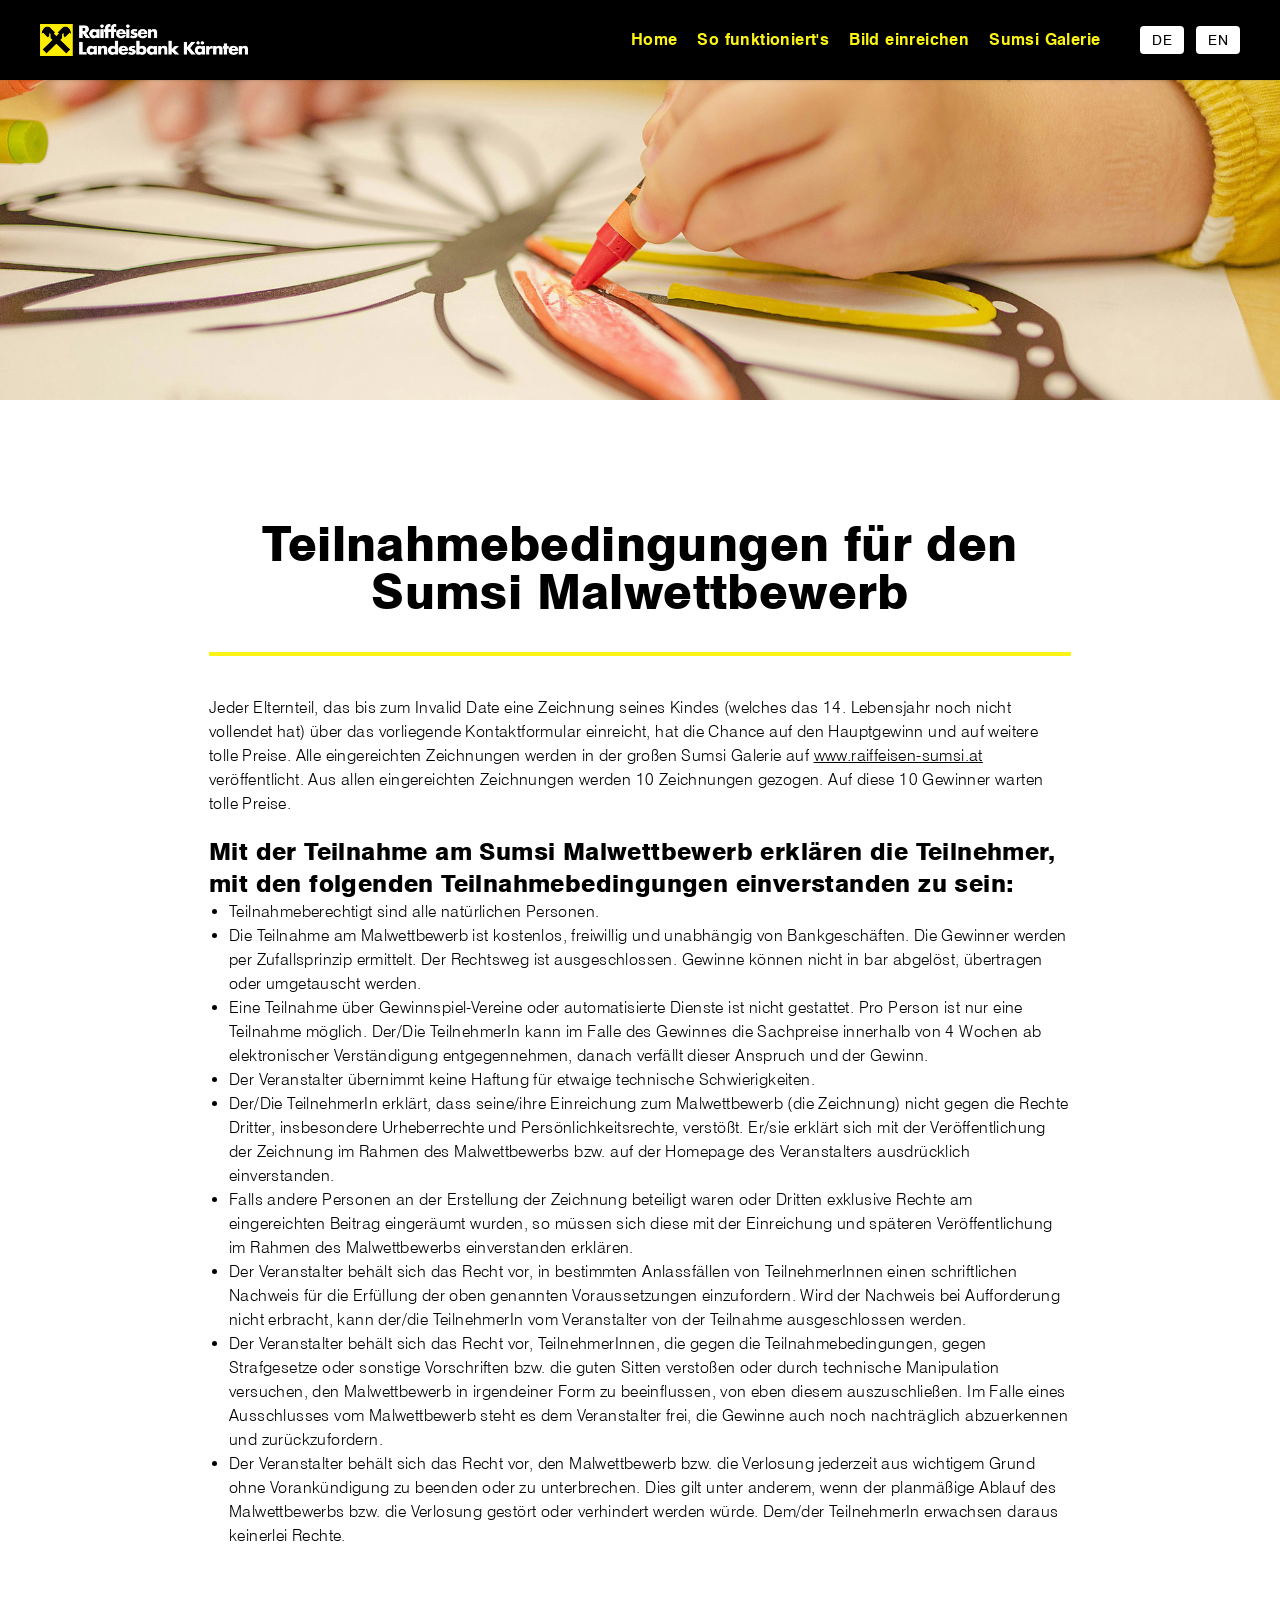
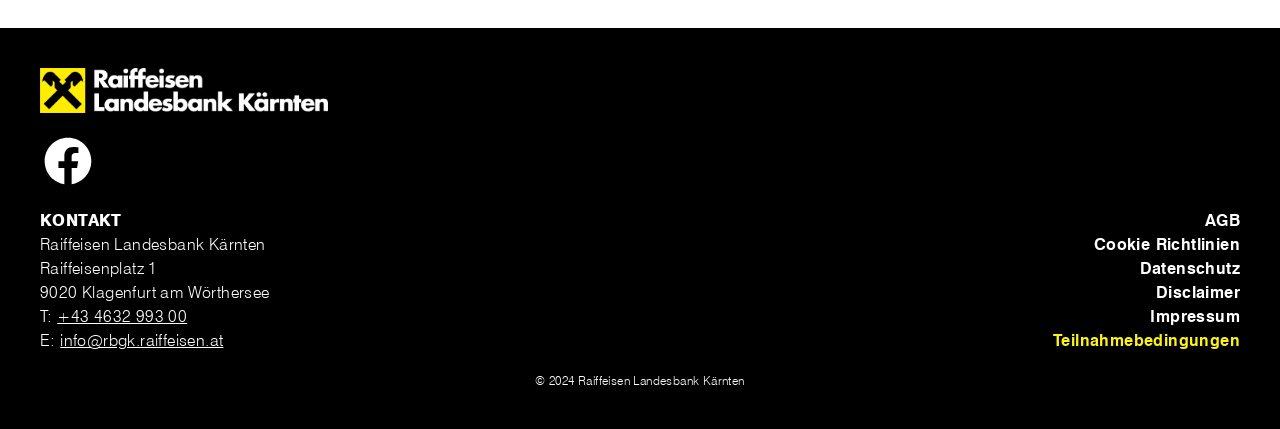
<file: src/teilnahmebedingungen.html>
<!DOCTYPE html>
<html lang="de">
  <head>
    <meta charset="UTF-8" />
    <meta name="viewport" content="width=device-width, initial-scale=1.0" />
    <title>Sumsi Malwettbewerb - Datenschutz</title>
    <link href="./output.css" rel="stylesheet" />
    <script src="https://ajax.googleapis.com/ajax/libs/jquery/3.5.1/jquery.min.js"></script>
  </head>
  <body id="body-content">
    <!-- NAVIGATION -->
    <section class="navigation-bar">
      <img
        src="../assets/logos/RLB_Logo_4c_NEW_TypoWEISS.png"
        alt="Logo der Raiffeisen Landesbank Kärnten"
        class="logo" />

      <!-- Mobile Menu Button -->
      <button id="navbar-toggle">
        <svg
          class="w-8 h-8 mr-5"
          fill="none"
          stroke="currentColor"
          viewBox="0 0 24 24"
          xmlns="http://www.w3.org/2000/svg">
          <path
            stroke-linecap="round"
            stroke-linejoin="round"
            stroke-width="2"
            d="M4 6h16M4 12h16m0 6H4"></path>
        </svg>
      </button>

      <nav class="md:visible invisible" id="navbar-menu">
        <a
          href="index.html"
          class="text-rf_yellow hover:text-white hover:transition-all"
          >Home</a
        >
        <a
          href="index.html#howTo"
          class="text-rf_yellow hover:text-white hover:transition-all"
          >So funktioniert's</a
        >
        <a
          href="index.html#uploadImage"
          class="text-rf_yellow hover:text-white hover:transition-all"
          >Bild einreichen</a
        >
        <a
          href="index.html#sumsiGallery"
          class="text-rf_yellow hover:text-white hover:transition-all"
          >Sumsi Galerie</a
        >
        <button id="langDE" onclick="resetToGerman()">DE</button>
        <button id="langEN" onclick="translateToEnglish()">EN</button>
      </nav>
    </section>

    <!-- HEADER -->
    <header class="relative">
      <div class="relative z-10">
        <img
          src="../assets/img/lucas-alexander-sJuDgtkUyYs-unsplash.jpg"
          alt="Kind malt ein Bild"
          class="w-full h-80 object-cover" />
      </div>
    </header>

    <!-- MAIN -->
    <main class="container mx-auto py-20">
      <h1 class="border-b-4 border-rf_yellow pb-9 w-fit my-10">
        Teilnahmebedingungen für den Sumsi Malwettbewerb
      </h1>
      <p>
        Jeder Elternteil, das bis zum Invalid Date eine Zeichnung seines Kindes
        (welches das 14. Lebensjahr noch nicht vollendet hat) über das
        vorliegende Kontaktformular einreicht, hat die Chance auf den
        Hauptgewinn und auf weitere tolle Preise. Alle eingereichten Zeichnungen
        werden in der großen Sumsi Galerie auf
        <a class="link" href="www.raiffeisen-sumsi.at"
          >www.raiffeisen-sumsi.at</a
        >
        veröffentlicht. Aus allen eingereichten Zeichnungen werden 10
        Zeichnungen gezogen. Auf diese 10 Gewinner warten tolle Preise.
      </p>
      <h3>
        Mit der Teilnahme am Sumsi Malwettbewerb erklären die Teilnehmer, mit
        den folgenden Teilnahmebedingungen einverstanden zu sein:
      </h3>
      <ul>
        <li>Teilnahmeberechtigt sind alle natürlichen Personen.</li>
        <li>
          Die Teilnahme am Malwettbewerb ist kostenlos, freiwillig und
          unabhängig von Bankgeschäften. Die Gewinner werden per Zufallsprinzip
          ermittelt. Der Rechtsweg ist ausgeschlossen. Gewinne können nicht in
          bar abgelöst, übertragen oder umgetauscht werden.
        </li>
        <li>
          Eine Teilnahme über Gewinnspiel-Vereine oder automatisierte Dienste
          ist nicht gestattet. Pro Person ist nur eine Teilnahme möglich.
          Der/Die TeilnehmerIn kann im Falle des Gewinnes die Sachpreise
          innerhalb von 4 Wochen ab elektronischer Verständigung entgegennehmen,
          danach verfällt dieser Anspruch und der Gewinn.
        </li>
        <li>
          Der Veranstalter übernimmt keine Haftung für etwaige technische
          Schwierigkeiten.
        </li>
        <li>
          Der/Die TeilnehmerIn erklärt, dass seine/ihre Einreichung zum
          Malwettbewerb (die Zeichnung) nicht gegen die Rechte Dritter,
          insbesondere Urheberrechte und Persönlichkeitsrechte, verstößt. Er/sie
          erklärt sich mit der Veröffentlichung der Zeichnung im Rahmen des
          Malwettbewerbs bzw. auf der Homepage des Veranstalters ausdrücklich
          einverstanden.
        </li>
        <li>
          Falls andere Personen an der Erstellung der Zeichnung beteiligt waren
          oder Dritten exklusive Rechte am eingereichten Beitrag eingeräumt
          wurden, so müssen sich diese mit der Einreichung und späteren
          Veröffentlichung im Rahmen des Malwettbewerbs einverstanden erklären.
        </li>
        <li>
          Der Veranstalter behält sich das Recht vor, in bestimmten Anlassfällen
          von TeilnehmerInnen einen schriftlichen Nachweis für die Erfüllung der
          oben genannten Voraussetzungen einzufordern. Wird der Nachweis bei
          Aufforderung nicht erbracht, kann der/die TeilnehmerIn vom
          Veranstalter von der Teilnahme ausgeschlossen werden.
        </li>
        <li>
          Der Veranstalter behält sich das Recht vor, TeilnehmerInnen, die gegen
          die Teilnahmebedingungen, gegen Strafgesetze oder sonstige
          Vorschriften bzw. die guten Sitten verstoßen oder durch technische
          Manipulation versuchen, den Malwettbewerb in irgendeiner Form zu
          beeinflussen, von eben diesem auszuschließen. Im Falle eines
          Ausschlusses vom Malwettbewerb steht es dem Veranstalter frei, die
          Gewinne auch noch nachträglich abzuerkennen und zurückzufordern.
        </li>
        <li>
          Der Veranstalter behält sich das Recht vor, den Malwettbewerb bzw. die
          Verlosung jederzeit aus wichtigem Grund ohne Vorankündigung zu beenden
          oder zu unterbrechen. Dies gilt unter anderem, wenn der planmäßige
          Ablauf des Malwettbewerbs bzw. die Verlosung gestört oder verhindert
          werden würde. Dem/der TeilnehmerIn erwachsen daraus keinerlei Rechte.
        </li>
      </ul>
    </main>

    <!-- FOOTER -->
    <footer class="bg-black flex flex-col gap-5 px-10 py-10">
      <a
        href="https://www.raiffeisen.at/ktn/rlb/de/privatkunden.html"
        target="_blank"
        class="w-fit"
        ><img
          src="../assets/logos/RLB_Logo_4c_NEW_TypoWEISS.png"
          alt="Logo der Raiffeisen Landesbank Kärnten"
          class="flex items-center w-72 h-auto hover:scale-105 hover:transition-all"
      /></a>
      <a
        href="https://www.facebook.com/RaiffeisenLandesbankKaernten/"
        target="_blank"
        class="w-fit"
        ><img
          src="../assets/icons/facebook-svgrepo-com.svg"
          alt="Facebook Logo"
          class="w-14 h-14 hover:scale-125 hover:transition-all"
      /></a>
      <div class="flex justify-between text-white">
        <div class="contact">
          <p class="uppercase font-extrabold">Kontakt</p>
          <p>
            Raiffeisen Landesbank Kärnten <br />
            Raiffeisenplatz 1 <br />
            9020 Klagenfurt am Wörthersee
          </p>
          <p>
            T:
            <a href="tel:0043463299300" class="mt-2 underline"
              >+43 4632 993 00</a
            >
          </p>
          <p>
            E:
            <a href="mailto:info@rbgk.raiffeisen.at" class="mt-2 underline"
              >info@rbgk.raiffeisen.at</a
            >
          </p>
        </div>
        <div class="flex flex-col items-end font-bold">
          <a
            href="https://www.raiffeisen.at/ktn/rlb/de/meine-bank/raiffeisen-bankengruppe/agb.html"
            target="_blank"
            class="hover:text-rf_yellow hover:transition-all"
            >AGB</a
          >
          <a
            href="cookies.html"
            class="hover:text-rf_yellow hover:transition-all"
            >Cookie Richtlinien</a
          >
          <a
            href="datenschutz.html"
            class="hover:text-rf_yellow hover:transition-all"
            >Datenschutz</a
          >
          <a
            href="https://www.raiffeisen.at/ktn/rlb/de/meine-bank/raiffeisen-bankengruppe/disclaimer.html"
            target="_blank"
            class="hover:text-rf_yellow hover:transition-all"
            >Disclaimer</a
          >
          <a
            href="https://www.raiffeisen.at/ktn/rlb/de/meine-bank/raiffeisen-bankengruppe/impressum.html"
            target="_blank"
            class="hover:text-rf_yellow hover:transition-all"
            >Impressum</a
          >
          <a
            href="teilnahmebedingungen.html"
            class="current hover:text-rf_yellow hover:transition-all"
            >Teilnahmebedingungen</a
          >
        </div>
      </div>
      <p class="text-xs text-white text-center">
        © 2024 Raiffeisen Landesbank Kärnten
      </p>
    </footer>
    <script src="./mobilenav.js"></script>
    <script src="./scriptTranslate.js"></script>
  </body>
</html>
</file>
<file: src/output.css>
/*
! tailwindcss v3.4.3 | MIT License | https://tailwindcss.com
*/

/*
1. Prevent padding and border from affecting element width. (https://github.com/mozdevs/cssremedy/issues/4)
2. Allow adding a border to an element by just adding a border-width. (https://github.com/tailwindcss/tailwindcss/pull/116)
*/

*,
::before,
::after {
  box-sizing: border-box;
  /* 1 */
  border-width: 0;
  /* 2 */
  border-style: solid;
  /* 2 */
  border-color: #e5e7eb;
  /* 2 */
}

::before,
::after {
  --tw-content: '';
}

/*
1. Use a consistent sensible line-height in all browsers.
2. Prevent adjustments of font size after orientation changes in iOS.
3. Use a more readable tab size.
4. Use the user's configured `sans` font-family by default.
5. Use the user's configured `sans` font-feature-settings by default.
6. Use the user's configured `sans` font-variation-settings by default.
7. Disable tap highlights on iOS
*/

html,
:host {
  line-height: 1.5;
  /* 1 */
  -webkit-text-size-adjust: 100%;
  /* 2 */
  -moz-tab-size: 4;
  /* 3 */
  -o-tab-size: 4;
     tab-size: 4;
  /* 3 */
  font-family: ui-sans-serif, system-ui, sans-serif, "Apple Color Emoji", "Segoe UI Emoji", "Segoe UI Symbol", "Noto Color Emoji";
  /* 4 */
  font-feature-settings: normal;
  /* 5 */
  font-variation-settings: normal;
  /* 6 */
  -webkit-tap-highlight-color: transparent;
  /* 7 */
}

/*
1. Remove the margin in all browsers.
2. Inherit line-height from `html` so users can set them as a class directly on the `html` element.
*/

body {
  margin: 0;
  /* 1 */
  line-height: inherit;
  /* 2 */
}

/*
1. Add the correct height in Firefox.
2. Correct the inheritance of border color in Firefox. (https://bugzilla.mozilla.org/show_bug.cgi?id=190655)
3. Ensure horizontal rules are visible by default.
*/

hr {
  height: 0;
  /* 1 */
  color: inherit;
  /* 2 */
  border-top-width: 1px;
  /* 3 */
}

/*
Add the correct text decoration in Chrome, Edge, and Safari.
*/

abbr:where([title]) {
  -webkit-text-decoration: underline dotted;
          text-decoration: underline dotted;
}

/*
Remove the default font size and weight for headings.
*/

h1,
h2,
h3,
h4,
h5,
h6 {
  font-size: inherit;
  font-weight: inherit;
}

/*
Reset links to optimize for opt-in styling instead of opt-out.
*/

a {
  color: inherit;
  text-decoration: inherit;
}

/*
Add the correct font weight in Edge and Safari.
*/

b,
strong {
  font-weight: bolder;
}

/*
1. Use the user's configured `mono` font-family by default.
2. Use the user's configured `mono` font-feature-settings by default.
3. Use the user's configured `mono` font-variation-settings by default.
4. Correct the odd `em` font sizing in all browsers.
*/

code,
kbd,
samp,
pre {
  font-family: ui-monospace, SFMono-Regular, Menlo, Monaco, Consolas, "Liberation Mono", "Courier New", monospace;
  /* 1 */
  font-feature-settings: normal;
  /* 2 */
  font-variation-settings: normal;
  /* 3 */
  font-size: 1em;
  /* 4 */
}

/*
Add the correct font size in all browsers.
*/

small {
  font-size: 80%;
}

/*
Prevent `sub` and `sup` elements from affecting the line height in all browsers.
*/

sub,
sup {
  font-size: 75%;
  line-height: 0;
  position: relative;
  vertical-align: baseline;
}

sub {
  bottom: -0.25em;
}

sup {
  top: -0.5em;
}

/*
1. Remove text indentation from table contents in Chrome and Safari. (https://bugs.chromium.org/p/chromium/issues/detail?id=999088, https://bugs.webkit.org/show_bug.cgi?id=201297)
2. Correct table border color inheritance in all Chrome and Safari. (https://bugs.chromium.org/p/chromium/issues/detail?id=935729, https://bugs.webkit.org/show_bug.cgi?id=195016)
3. Remove gaps between table borders by default.
*/

table {
  text-indent: 0;
  /* 1 */
  border-color: inherit;
  /* 2 */
  border-collapse: collapse;
  /* 3 */
}

/*
1. Change the font styles in all browsers.
2. Remove the margin in Firefox and Safari.
3. Remove default padding in all browsers.
*/

button,
input,
optgroup,
select,
textarea {
  font-family: inherit;
  /* 1 */
  font-feature-settings: inherit;
  /* 1 */
  font-variation-settings: inherit;
  /* 1 */
  font-size: 100%;
  /* 1 */
  font-weight: inherit;
  /* 1 */
  line-height: inherit;
  /* 1 */
  letter-spacing: inherit;
  /* 1 */
  color: inherit;
  /* 1 */
  margin: 0;
  /* 2 */
  padding: 0;
  /* 3 */
}

/*
Remove the inheritance of text transform in Edge and Firefox.
*/

button,
select {
  text-transform: none;
}

/*
1. Correct the inability to style clickable types in iOS and Safari.
2. Remove default button styles.
*/

button,
input:where([type='button']),
input:where([type='reset']),
input:where([type='submit']) {
  -webkit-appearance: button;
  /* 1 */
  background-color: transparent;
  /* 2 */
  background-image: none;
  /* 2 */
}

/*
Use the modern Firefox focus style for all focusable elements.
*/

:-moz-focusring {
  outline: auto;
}

/*
Remove the additional `:invalid` styles in Firefox. (https://github.com/mozilla/gecko-dev/blob/2f9eacd9d3d995c937b4251a5557d95d494c9be1/layout/style/res/forms.css#L728-L737)
*/

:-moz-ui-invalid {
  box-shadow: none;
}

/*
Add the correct vertical alignment in Chrome and Firefox.
*/

progress {
  vertical-align: baseline;
}

/*
Correct the cursor style of increment and decrement buttons in Safari.
*/

::-webkit-inner-spin-button,
::-webkit-outer-spin-button {
  height: auto;
}

/*
1. Correct the odd appearance in Chrome and Safari.
2. Correct the outline style in Safari.
*/

[type='search'] {
  -webkit-appearance: textfield;
  /* 1 */
  outline-offset: -2px;
  /* 2 */
}

/*
Remove the inner padding in Chrome and Safari on macOS.
*/

::-webkit-search-decoration {
  -webkit-appearance: none;
}

/*
1. Correct the inability to style clickable types in iOS and Safari.
2. Change font properties to `inherit` in Safari.
*/

::-webkit-file-upload-button {
  -webkit-appearance: button;
  /* 1 */
  font: inherit;
  /* 2 */
}

/*
Add the correct display in Chrome and Safari.
*/

summary {
  display: list-item;
}

/*
Removes the default spacing and border for appropriate elements.
*/

blockquote,
dl,
dd,
h1,
h2,
h3,
h4,
h5,
h6,
hr,
figure,
p,
pre {
  margin: 0;
}

fieldset {
  margin: 0;
  padding: 0;
}

legend {
  padding: 0;
}

ol,
ul,
menu {
  list-style: none;
  margin: 0;
  padding: 0;
}

/*
Reset default styling for dialogs.
*/

dialog {
  padding: 0;
}

/*
Prevent resizing textareas horizontally by default.
*/

textarea {
  resize: vertical;
}

/*
1. Reset the default placeholder opacity in Firefox. (https://github.com/tailwindlabs/tailwindcss/issues/3300)
2. Set the default placeholder color to the user's configured gray 400 color.
*/

input::-moz-placeholder, textarea::-moz-placeholder {
  opacity: 1;
  /* 1 */
  color: #9ca3af;
  /* 2 */
}

input::placeholder,
textarea::placeholder {
  opacity: 1;
  /* 1 */
  color: #9ca3af;
  /* 2 */
}

/*
Set the default cursor for buttons.
*/

button,
[role="button"] {
  cursor: pointer;
}

/*
Make sure disabled buttons don't get the pointer cursor.
*/

:disabled {
  cursor: default;
}

/*
1. Make replaced elements `display: block` by default. (https://github.com/mozdevs/cssremedy/issues/14)
2. Add `vertical-align: middle` to align replaced elements more sensibly by default. (https://github.com/jensimmons/cssremedy/issues/14#issuecomment-634934210)
   This can trigger a poorly considered lint error in some tools but is included by design.
*/

img,
svg,
video,
canvas,
audio,
iframe,
embed,
object {
  display: block;
  /* 1 */
  vertical-align: middle;
  /* 2 */
}

/*
Constrain images and videos to the parent width and preserve their intrinsic aspect ratio. (https://github.com/mozdevs/cssremedy/issues/14)
*/

img,
video {
  max-width: 100%;
  height: auto;
}

/* Make elements with the HTML hidden attribute stay hidden by default */

[hidden] {
  display: none;
}

@font-face {
  font-family: "Swiss";

  src: url("../assets/fonts/Swiss721BT-Light.woff2") format("woff2"),
      url("../assets/fonts/Swiss721BT-Light.woff") format("woff");

  font-weight: 300;

  font-style: normal;
}

@font-face {
  font-family: "Swiss";

  src: url("../assets/fonts/Swiss721BT-LightItalic.woff2") format("woff2"),
      url("../assets/fonts/Swiss721BT-LightItalic.woff") format("woff");

  font-weight: 300;

  font-style: italic;
}

@font-face {
  font-family: "Swiss";

  src: url("../assets/fonts/Swiss721BT-Roman.woff2") format("woff2"),
      url("../assets/fonts/Swiss721BT-Roman.woff") format("woff");

  font-weight: 400;

  font-style: normal;
}

@font-face {
  font-family: "Swiss";

  src: url("../assets/fonts/Swiss721BT-Italic.woff2") format("woff2"),
      url("../assets/fonts/Swiss721BT-Italic.woff") format("woff");

  font-weight: 400;

  font-style: italic;
}

@font-face {
  font-family: "Swiss";

  src: url("../assets/fonts/Swiss721BT-Medium.woff2") format("woff2"),
      url("../assets/fonts/Swiss721BT-Medium.woff") format("woff");

  font-weight: 500;

  font-style: normal;
}

@font-face {
  font-family: "Swiss";

  src: url("../assets/fonts/Swiss721BT-MediumItalic.woff2") format("woff2"),
      url("../assets/fonts/Swiss721BT-MediumItalic.woff") format("woff");

  font-weight: 500;

  font-style: italic;
}

@font-face {
  font-family: "Swiss";

  src: url("../assets/fonts/Swiss721BT-Bold.woff2") format("woff2"),
      url("../assets/fonts/Swiss721BT-Bold.woff") format("woff");

  font-weight: 700;

  font-style: normal;
}

@font-face {
  font-family: "Swiss";

  src: url("../assets/fonts/Swiss721BT-BoldItalic.woff2") format("woff2"),
      url("../assets/fonts/Swiss721BT-BoldItalic.woff") format("woff");

  font-weight: 700;

  font-style: italic;
}

@font-face {
  font-family: "Swiss";

  src: url("../assets/fonts/Swiss721BT-Heavy.woff2") format("woff2"),
      url("../assets/fonts/Swiss721BT-Heavy.woff") format("woff");

  font-weight: 900;

  font-style: normal;
}

@font-face {
  font-family: "Swiss";

  src: url("../assets/fonts/Swiss721BT-HeavyItalic.woff2") format("woff2"),
      url("../assets/fonts/Swiss721BT-HeavyItalic.woff") format("woff");

  font-weight: 900;

  font-style: italic;
}

*, ::before, ::after {
  --tw-border-spacing-x: 0;
  --tw-border-spacing-y: 0;
  --tw-translate-x: 0;
  --tw-translate-y: 0;
  --tw-rotate: 0;
  --tw-skew-x: 0;
  --tw-skew-y: 0;
  --tw-scale-x: 1;
  --tw-scale-y: 1;
  --tw-pan-x:  ;
  --tw-pan-y:  ;
  --tw-pinch-zoom:  ;
  --tw-scroll-snap-strictness: proximity;
  --tw-gradient-from-position:  ;
  --tw-gradient-via-position:  ;
  --tw-gradient-to-position:  ;
  --tw-ordinal:  ;
  --tw-slashed-zero:  ;
  --tw-numeric-figure:  ;
  --tw-numeric-spacing:  ;
  --tw-numeric-fraction:  ;
  --tw-ring-inset:  ;
  --tw-ring-offset-width: 0px;
  --tw-ring-offset-color: #fff;
  --tw-ring-color: rgb(59 130 246 / 0.5);
  --tw-ring-offset-shadow: 0 0 #0000;
  --tw-ring-shadow: 0 0 #0000;
  --tw-shadow: 0 0 #0000;
  --tw-shadow-colored: 0 0 #0000;
  --tw-blur:  ;
  --tw-brightness:  ;
  --tw-contrast:  ;
  --tw-grayscale:  ;
  --tw-hue-rotate:  ;
  --tw-invert:  ;
  --tw-saturate:  ;
  --tw-sepia:  ;
  --tw-drop-shadow:  ;
  --tw-backdrop-blur:  ;
  --tw-backdrop-brightness:  ;
  --tw-backdrop-contrast:  ;
  --tw-backdrop-grayscale:  ;
  --tw-backdrop-hue-rotate:  ;
  --tw-backdrop-invert:  ;
  --tw-backdrop-opacity:  ;
  --tw-backdrop-saturate:  ;
  --tw-backdrop-sepia:  ;
  --tw-contain-size:  ;
  --tw-contain-layout:  ;
  --tw-contain-paint:  ;
  --tw-contain-style:  ;
}

::backdrop {
  --tw-border-spacing-x: 0;
  --tw-border-spacing-y: 0;
  --tw-translate-x: 0;
  --tw-translate-y: 0;
  --tw-rotate: 0;
  --tw-skew-x: 0;
  --tw-skew-y: 0;
  --tw-scale-x: 1;
  --tw-scale-y: 1;
  --tw-pan-x:  ;
  --tw-pan-y:  ;
  --tw-pinch-zoom:  ;
  --tw-scroll-snap-strictness: proximity;
  --tw-gradient-from-position:  ;
  --tw-gradient-via-position:  ;
  --tw-gradient-to-position:  ;
  --tw-ordinal:  ;
  --tw-slashed-zero:  ;
  --tw-numeric-figure:  ;
  --tw-numeric-spacing:  ;
  --tw-numeric-fraction:  ;
  --tw-ring-inset:  ;
  --tw-ring-offset-width: 0px;
  --tw-ring-offset-color: #fff;
  --tw-ring-color: rgb(59 130 246 / 0.5);
  --tw-ring-offset-shadow: 0 0 #0000;
  --tw-ring-shadow: 0 0 #0000;
  --tw-shadow: 0 0 #0000;
  --tw-shadow-colored: 0 0 #0000;
  --tw-blur:  ;
  --tw-brightness:  ;
  --tw-contrast:  ;
  --tw-grayscale:  ;
  --tw-hue-rotate:  ;
  --tw-invert:  ;
  --tw-saturate:  ;
  --tw-sepia:  ;
  --tw-drop-shadow:  ;
  --tw-backdrop-blur:  ;
  --tw-backdrop-brightness:  ;
  --tw-backdrop-contrast:  ;
  --tw-backdrop-grayscale:  ;
  --tw-backdrop-hue-rotate:  ;
  --tw-backdrop-invert:  ;
  --tw-backdrop-opacity:  ;
  --tw-backdrop-saturate:  ;
  --tw-backdrop-sepia:  ;
  --tw-contain-size:  ;
  --tw-contain-layout:  ;
  --tw-contain-paint:  ;
  --tw-contain-style:  ;
}

.container {
  width: 100%;
  padding-right: 5%;
  padding-left: 5%;
}

@media (min-width: 480px) {
  .container {
    max-width: 480px;
  }
}

@media (min-width: 840px) {
  .container {
    max-width: 840px;
  }
}

@media (min-width: 990px) {
  .container {
    max-width: 990px;
  }
}

@media (min-width: 1440px) {
  .container {
    max-width: 1440px;
  }
}

.invisible {
  visibility: hidden;
}

.absolute {
  position: absolute;
}

.relative {
  position: relative;
}

.inset-0 {
  inset: 0px;
}

.right-0 {
  right: 0px;
}

.left-0 {
  left: 0px;
}

.z-10 {
  z-index: 10;
}

.z-20 {
  z-index: 20;
}

.z-30 {
  z-index: 30;
}

.col-span-2 {
  grid-column: span 2 / span 2;
}

.mx-auto {
  margin-left: auto;
  margin-right: auto;
}

.my-10 {
  margin-top: 2.5rem;
  margin-bottom: 2.5rem;
}

.my-3 {
  margin-top: 0.75rem;
  margin-bottom: 0.75rem;
}

.my-20 {
  margin-top: 5rem;
  margin-bottom: 5rem;
}

.mb-10 {
  margin-bottom: 2.5rem;
}

.mb-3 {
  margin-bottom: 0.75rem;
}

.mb-5 {
  margin-bottom: 1.25rem;
}

.ml-2 {
  margin-left: 0.5rem;
}

.mr-5 {
  margin-right: 1.25rem;
}

.mt-10 {
  margin-top: 2.5rem;
}

.mt-16 {
  margin-top: 4rem;
}

.mt-2 {
  margin-top: 0.5rem;
}

.mt-3 {
  margin-top: 0.75rem;
}

.mt-5 {
  margin-top: 1.25rem;
}

.mt-6 {
  margin-top: 1.5rem;
}

.mt-8 {
  margin-top: 2rem;
}

.mr-6 {
  margin-right: 1.5rem;
}

.mb-8 {
  margin-bottom: 2rem;
}

.mb-20 {
  margin-bottom: 5rem;
}

.mb-16 {
  margin-bottom: 4rem;
}

.mb-14 {
  margin-bottom: 3.5rem;
}

.flex {
  display: flex;
}

.grid {
  display: grid;
}

.hidden {
  display: none;
}

.h-14 {
  height: 3.5rem;
}

.h-16 {
  height: 4rem;
}

.h-8 {
  height: 2rem;
}

.h-80 {
  height: 20rem;
}

.h-auto {
  height: auto;
}

.min-h-\[35rem\] {
  min-height: 35rem;
}

.w-14 {
  width: 3.5rem;
}

.w-16 {
  width: 4rem;
}

.w-72 {
  width: 18rem;
}

.w-8 {
  width: 2rem;
}

.w-\[310\%\] {
  width: 310%;
}

.w-fit {
  width: -moz-fit-content;
  width: fit-content;
}

.w-full {
  width: 100%;
}

.w-1\/2 {
  width: 50%;
}

.grid-cols-1 {
  grid-template-columns: repeat(1, minmax(0, 1fr));
}

.grid-cols-2 {
  grid-template-columns: repeat(2, minmax(0, 1fr));
}

.flex-row {
  flex-direction: row;
}

.flex-col {
  flex-direction: column;
}

.flex-col-reverse {
  flex-direction: column-reverse;
}

.items-end {
  align-items: flex-end;
}

.items-center {
  align-items: center;
}

.items-stretch {
  align-items: stretch;
}

.justify-end {
  justify-content: flex-end;
}

.justify-center {
  justify-content: center;
}

.justify-between {
  justify-content: space-between;
}

.justify-stretch {
  justify-content: stretch;
}

.gap-10 {
  gap: 2.5rem;
}

.gap-3 {
  gap: 0.75rem;
}

.gap-5 {
  gap: 1.25rem;
}

.rounded-lg {
  border-radius: 0.5rem;
}

.rounded-md {
  border-radius: 0.375rem;
}

.border-b-2 {
  border-bottom-width: 2px;
}

.border-b-4 {
  border-bottom-width: 4px;
}

.border-black {
  --tw-border-opacity: 1;
  border-color: rgb(0 0 0 / var(--tw-border-opacity));
}

.border-rf_yellow {
  --tw-border-opacity: 1;
  border-color: rgb(251 243 21 / var(--tw-border-opacity));
}

.border-white {
  --tw-border-opacity: 1;
  border-color: rgb(255 255 255 / var(--tw-border-opacity));
}

.bg-black {
  --tw-bg-opacity: 1;
  background-color: rgb(0 0 0 / var(--tw-bg-opacity));
}

.bg-gray-200 {
  --tw-bg-opacity: 1;
  background-color: rgb(229 231 235 / var(--tw-bg-opacity));
}

.bg-rf_red {
  --tw-bg-opacity: 1;
  background-color: rgb(231 52 63 / var(--tw-bg-opacity));
}

.bg-rf_yellow {
  --tw-bg-opacity: 1;
  background-color: rgb(251 243 21 / var(--tw-bg-opacity));
}

.bg-white {
  --tw-bg-opacity: 1;
  background-color: rgb(255 255 255 / var(--tw-bg-opacity));
}

.bg-opacity-50 {
  --tw-bg-opacity: 0.5;
}

.object-cover {
  -o-object-fit: cover;
     object-fit: cover;
}

.px-10 {
  padding-left: 2.5rem;
  padding-right: 2.5rem;
}

.px-2 {
  padding-left: 0.5rem;
  padding-right: 0.5rem;
}

.px-3 {
  padding-left: 0.75rem;
  padding-right: 0.75rem;
}

.px-5 {
  padding-left: 1.25rem;
  padding-right: 1.25rem;
}

.py-1 {
  padding-top: 0.25rem;
  padding-bottom: 0.25rem;
}

.py-10 {
  padding-top: 2.5rem;
  padding-bottom: 2.5rem;
}

.py-16 {
  padding-top: 4rem;
  padding-bottom: 4rem;
}

.py-2 {
  padding-top: 0.5rem;
  padding-bottom: 0.5rem;
}

.py-20 {
  padding-top: 5rem;
  padding-bottom: 5rem;
}

.py-3 {
  padding-top: 0.75rem;
  padding-bottom: 0.75rem;
}

.py-5 {
  padding-top: 1.25rem;
  padding-bottom: 1.25rem;
}

.pb-2 {
  padding-bottom: 0.5rem;
}

.pb-9 {
  padding-bottom: 2.25rem;
}

.pt-1 {
  padding-top: 0.25rem;
}

.pt-10 {
  padding-top: 2.5rem;
}

.pr-6 {
  padding-right: 1.5rem;
}

.text-left {
  text-align: left;
}

.text-center {
  text-align: center;
}

.text-right {
  text-align: right;
}

.text-4xl {
  font-size: 2.25rem;
  line-height: 2.5rem;
}

.text-lg {
  font-size: 1.125rem;
  line-height: 1.75rem;
}

.text-sm {
  font-size: 0.875rem;
  line-height: 1.25rem;
}

.text-xl {
  font-size: 1.25rem;
  line-height: 1.75rem;
}

.text-xs {
  font-size: 0.75rem;
  line-height: 1rem;
}

.text-base {
  font-size: 1rem;
  line-height: 1.5rem;
}

.text-2xl {
  font-size: 1.5rem;
  line-height: 2rem;
}

.text-3xl {
  font-size: 1.875rem;
  line-height: 2.25rem;
}

.font-bold {
  font-weight: 700;
}

.font-extrabold {
  font-weight: 800;
}

.font-light {
  font-weight: 300;
}

.font-medium {
  font-weight: 500;
}

.font-black {
  font-weight: 900;
}

.uppercase {
  text-transform: uppercase;
}

.normal-case {
  text-transform: none;
}

.italic {
  font-style: italic;
}

.leading-6 {
  line-height: 1.5rem;
}

.text-black {
  --tw-text-opacity: 1;
  color: rgb(0 0 0 / var(--tw-text-opacity));
}

.text-gray-600 {
  --tw-text-opacity: 1;
  color: rgb(75 85 99 / var(--tw-text-opacity));
}

.text-rf_yellow {
  --tw-text-opacity: 1;
  color: rgb(251 243 21 / var(--tw-text-opacity));
}

.text-white {
  --tw-text-opacity: 1;
  color: rgb(255 255 255 / var(--tw-text-opacity));
}

.underline {
  text-decoration-line: underline;
}

.opacity-50 {
  opacity: 0.5;
}

.shadow-inner {
  --tw-shadow: inset 0 2px 4px 0 rgb(0 0 0 / 0.05);
  --tw-shadow-colored: inset 0 2px 4px 0 var(--tw-shadow-color);
  box-shadow: var(--tw-ring-offset-shadow, 0 0 #0000), var(--tw-ring-shadow, 0 0 #0000), var(--tw-shadow);
}

/* ----- IMPORT FONT ----- */

/* ----- NAVIGATION ----- */

.navigation-bar {
  position: sticky;
  top: 0px;
  left: 0px;
  z-index: 50;
  display: flex;
  height: 5rem;
  align-items: center;
  justify-content: space-between;
  --tw-bg-opacity: 1;
  background-color: rgb(0 0 0 / var(--tw-bg-opacity));
  --tw-shadow: 0 1px 3px 0 rgb(0 0 0 / 0.1), 0 1px 2px -1px rgb(0 0 0 / 0.1);
  --tw-shadow-colored: 0 1px 3px 0 var(--tw-shadow-color), 0 1px 2px -1px var(--tw-shadow-color);
  box-shadow: var(--tw-ring-offset-shadow, 0 0 #0000), var(--tw-ring-shadow, 0 0 #0000), var(--tw-shadow);
}

.navigation-bar img.logo {
  display: flex;
  height: auto;
  width: 18rem;
  align-items: center;
  padding: 1.25rem;
  padding-left: 2.5rem;
  padding-right: 2.5rem;
}

#navbar-toggle {
  display: block;
  --tw-text-opacity: 1;
  color: rgb(255 255 255 / var(--tw-text-opacity));
}

#navbar-toggle:focus {
  outline: 2px solid transparent;
  outline-offset: 2px;
}

@media (min-width: 840px) {
  #navbar-toggle {
    display: none;
  }
}

.navigation-bar nav {
  position: absolute;
  top: 5rem;
  display: flex;
  width: 100%;
  flex-direction: column;
  align-items: center;
  gap: 0.25rem;
  background-color: rgb(0 0 0 / var(--tw-bg-opacity));
  --tw-bg-opacity: 0.75;
  padding-left: 2.5rem;
  padding-right: 2.5rem;
  padding-top: 1.25rem;
  padding-bottom: 1.25rem;
  font-size: 1rem;
  line-height: 1.5rem;
  font-weight: 700;
}

@media (min-width: 840px) {
  .navigation-bar nav {
    position: relative;
    top: 0px;
    width: auto;
    flex-direction: row;
    gap: 0.75rem;
    background-color: transparent;
    font-size: 0.75rem;
    line-height: 1rem;
  }
}

@media (min-width: 990px) {
  .navigation-bar nav {
    gap: 1.25rem;
    font-size: 1rem;
    line-height: 1.5rem;
  }
}

#langDE {
  margin-left: 0px;
  margin-top: 0.5rem;
  border-radius: 0.25rem;
  --tw-bg-opacity: 1;
  background-color: rgb(255 255 255 / var(--tw-bg-opacity));
  padding-left: 0.75rem;
  padding-right: 0.75rem;
  padding-top: 0.25rem;
  padding-bottom: 0.25rem;
  font-size: 0.875rem;
  line-height: 1.25rem;
  font-weight: 400;
  --tw-shadow: 0 1px 3px 0 rgb(0 0 0 / 0.1), 0 1px 2px -1px rgb(0 0 0 / 0.1);
  --tw-shadow-colored: 0 1px 3px 0 var(--tw-shadow-color), 0 1px 2px -1px var(--tw-shadow-color);
  box-shadow: var(--tw-ring-offset-shadow, 0 0 #0000), var(--tw-ring-shadow, 0 0 #0000), var(--tw-shadow);
}

#langDE:hover {
  --tw-bg-opacity: 1;
  background-color: rgb(251 243 21 / var(--tw-bg-opacity));
}

@media (min-width: 840px) {
  #langDE {
    margin-left: 1.25rem;
    margin-top: 0px;
    padding-left: 0.5rem;
    padding-right: 0.5rem;
    font-size: 0.75rem;
    line-height: 1rem;
  }
}

@media (min-width: 990px) {
  #langDE {
    padding-left: 0.75rem;
    padding-right: 0.75rem;
    font-size: 0.875rem;
    line-height: 1.25rem;
  }
}

#langEN {
  margin-left: 0px;
  margin-top: 0px;
  margin-bottom: 0.5rem;
  border-radius: 0.25rem;
  --tw-bg-opacity: 1;
  background-color: rgb(255 255 255 / var(--tw-bg-opacity));
  padding-left: 0.75rem;
  padding-right: 0.75rem;
  padding-top: 0.25rem;
  padding-bottom: 0.25rem;
  font-size: 0.875rem;
  line-height: 1.25rem;
  font-weight: 400;
  --tw-shadow: 0 1px 3px 0 rgb(0 0 0 / 0.1), 0 1px 2px -1px rgb(0 0 0 / 0.1);
  --tw-shadow-colored: 0 1px 3px 0 var(--tw-shadow-color), 0 1px 2px -1px var(--tw-shadow-color);
  box-shadow: var(--tw-ring-offset-shadow, 0 0 #0000), var(--tw-ring-shadow, 0 0 #0000), var(--tw-shadow);
}

#langEN:hover {
  --tw-bg-opacity: 1;
  background-color: rgb(251 243 21 / var(--tw-bg-opacity));
}

@media (min-width: 840px) {
  #langEN {
    margin-left: -0.5rem;
    margin-bottom: 0px;
    padding-left: 0.5rem;
    padding-right: 0.5rem;
    font-size: 0.75rem;
    line-height: 1rem;
  }
}

@media (min-width: 990px) {
  #langEN {
    padding-left: 0.75rem;
    padding-right: 0.75rem;
    font-size: 0.875rem;
    line-height: 1.25rem;
  }
}

.current-lang {
  --tw-bg-opacity: 1;
  background-color: rgb(251 243 21 / var(--tw-bg-opacity));
  font-weight: 900;
}

/* ----- GENERAL STYLES ----- */

body {
  overflow-x: hidden;
  font-family: Swiss;
  letter-spacing: 0.025em;
}

h1 {
  margin-bottom: 1.25rem;
  text-align: center;
  font-size: 1.875rem;
  line-height: 2.25rem;
  font-weight: 900;
}

@media (min-width: 840px) {
  h1 {
    font-size: 3rem;
    line-height: 1;
  }
}

h1 span {
  font-weight: 800;
}

h2 {
  font-size: 1.5rem;
  line-height: 2rem;
  text-transform: uppercase;
}

@media (min-width: 840px) {
  h2 {
    font-size: 2.25rem;
    line-height: 2.5rem;
  }
}

h3 {
  margin-top: 1.25rem;
  font-size: 1.25rem;
  line-height: 1.75rem;
  font-weight: 800;
}

@media (min-width: 840px) {
  h3 {
    font-size: 1.5rem;
    line-height: 2rem;
  }
}

p {
  font-weight: 300;
}

ul,
ol {
  margin-left: 1.25rem;
  list-style-type: disc;
  font-weight: 300;
}

main a:hover {
  --tw-bg-opacity: 1;
  background-color: rgb(251 243 21 / var(--tw-bg-opacity));
  --tw-text-opacity: 1;
  color: rgb(0 0 0 / var(--tw-text-opacity));
}

.date-span {
  font-weight: 700;
}

.link {
  text-decoration-line: underline;
}

.btn-more {
  border-radius: 0.5rem;
  --tw-bg-opacity: 1;
  background-color: rgb(251 243 21 / var(--tw-bg-opacity));
  padding-left: 1.25rem;
  padding-right: 1.25rem;
  padding-top: 0.75rem;
  padding-bottom: 0.75rem;
  font-size: 1rem;
  line-height: 1.5rem;
  font-weight: 700;
}

.btn-more:hover {
  --tw-bg-opacity: 1;
  background-color: rgb(0 0 0 / var(--tw-bg-opacity));
  --tw-text-opacity: 1;
  color: rgb(255 255 255 / var(--tw-text-opacity));
  transition-property: all;
  transition-timing-function: cubic-bezier(0.4, 0, 0.2, 1);
  transition-duration: 150ms;
}

@media (min-width: 840px) {
  .btn-more {
    padding-left: 1.75rem;
    padding-right: 1.75rem;
    padding-top: 1.25rem;
    padding-bottom: 1.25rem;
    font-size: 1.25rem;
    line-height: 1.75rem;
  }
}

.steps-wrapper-heading {
  width: 100%;
  padding-right: 5%;
  padding-left: 5%;
}

@media (min-width: 480px) {
  .steps-wrapper-heading {
    max-width: 480px;
  }
}

@media (min-width: 840px) {
  .steps-wrapper-heading {
    max-width: 840px;
  }
}

@media (min-width: 990px) {
  .steps-wrapper-heading {
    max-width: 990px;
  }
}

@media (min-width: 1440px) {
  .steps-wrapper-heading {
    max-width: 1440px;
  }
}

.steps-wrapper-heading {
  position: relative;
  margin-left: auto;
  margin-right: auto;
  display: flex;
  flex-direction: column;
  align-items: center;
  justify-content: center;
  gap: 2.5rem;
  --tw-text-opacity: 1;
  color: rgb(255 255 255 / var(--tw-text-opacity));
}

@media (min-width: 840px) {
  .steps-wrapper-heading {
    align-items: flex-start;
  }
}

.steps-wrapper-reverse {
  width: 100%;
  padding-right: 5%;
  padding-left: 5%;
}

@media (min-width: 480px) {
  .steps-wrapper-reverse {
    max-width: 480px;
  }
}

@media (min-width: 840px) {
  .steps-wrapper-reverse {
    max-width: 840px;
  }
}

@media (min-width: 990px) {
  .steps-wrapper-reverse {
    max-width: 990px;
  }
}

@media (min-width: 1440px) {
  .steps-wrapper-reverse {
    max-width: 1440px;
  }
}

.steps-wrapper-reverse {
  margin-left: auto;
  margin-right: auto;
  display: flex;
  min-height: 35rem;
  flex-direction: column-reverse;
  align-items: center;
  justify-content: center;
  gap: 2.5rem;
  padding-top: 2.5rem;
  padding-bottom: 2.5rem;
}

@media (min-width: 840px) {
  .steps-wrapper-reverse {
    flex-direction: row;
  }
}

.steps-wrapper {
  width: 100%;
  padding-right: 5%;
  padding-left: 5%;
}

@media (min-width: 480px) {
  .steps-wrapper {
    max-width: 480px;
  }
}

@media (min-width: 840px) {
  .steps-wrapper {
    max-width: 840px;
  }
}

@media (min-width: 990px) {
  .steps-wrapper {
    max-width: 990px;
  }
}

@media (min-width: 1440px) {
  .steps-wrapper {
    max-width: 1440px;
  }
}

.steps-wrapper {
  margin-left: auto;
  margin-right: auto;
  display: flex;
  min-height: 35rem;
  flex-direction: column;
  align-items: center;
  justify-content: center;
  gap: 2.5rem;
  padding-top: 2.5rem;
  padding-bottom: 2.5rem;
}

@media (min-width: 840px) {
  .steps-wrapper {
    flex-direction: row;
  }
}

.steps-text {
  display: flex;
  width: 100%;
  flex-direction: column;
  gap: 1rem;
}

@media (min-width: 840px) {
  .steps-text {
    width: 50%;
  }
}

.steps-img-heading {
  position: relative;
  width: 20rem;
}

@media (min-width: 840px) {
  .steps-img-heading {
    position: absolute;
    right: 1.25rem;
    bottom: 0px;
  }
}

@media (min-width: 990px) {
  .steps-img-heading {
    right: 2.5rem;
    bottom: -0.5rem;
  }
}

@media (min-width: 1440px) {
  .steps-img-heading {
    right: 5rem;
    bottom: -2rem;
  }
}

.steps-img {
  width: 20rem;
}

/* ----- FORM ----- */

#upload-form {
  font-size: 0.875rem;
  line-height: 1.25rem;
  font-weight: 300;
}

@media (min-width: 840px) {
  #upload-form {
    font-size: 1rem;
    line-height: 1.5rem;
  }
}

.custom-checkbox {
  height: 1rem;
  width: 1rem;
  border-radius: 0.5rem;
  border-width: 1px;
  --tw-border-opacity: 1;
  border-color: rgb(255 255 255 / var(--tw-border-opacity));
  --tw-bg-opacity: 1;
  background-color: rgb(255 255 255 / var(--tw-bg-opacity));
}

.custom-checkbox:checked {
  --tw-bg-opacity: 1;
  background-color: rgb(251 243 21 / var(--tw-bg-opacity));
}

/* ----- GALLERY ----- */

.submission-container {
  display: flex;
  flex-direction: column;
  align-items: center;
}

.submission-container img {
  aspect-ratio: 1 / 1;
  border-radius: 0.375rem;
  -o-object-fit: cover;
     object-fit: cover;
}

.submission-container .child-info {
  margin-top: 0.75rem;
  margin-bottom: 0.75rem;
  font-weight: 700;
}

.submission-container .votes-info {
  margin-bottom: 0.75rem;
}

.submission-container .votes-info::before {
  position: relative;
  top: 0.4rem;
  right: 0.2rem;
  --tw-content: url(../assets/icons/heart-svgrepo-com.svg);
  content: var(--tw-content);
}

.submission-container button {
  margin-bottom: 1.5rem;
  border-radius: 0.25rem;
  --tw-bg-opacity: 1;
  background-color: rgb(0 0 0 / var(--tw-bg-opacity));
  padding-left: 1rem;
  padding-right: 1rem;
  padding-top: 0.5rem;
  padding-bottom: 0.5rem;
  font-weight: 700;
  --tw-text-opacity: 1;
  color: rgb(255 255 255 / var(--tw-text-opacity));
}

.submission-container button:hover {
  --tw-bg-opacity: 1;
  background-color: rgb(255 255 255 / var(--tw-bg-opacity));
  --tw-text-opacity: 1;
  color: rgb(0 0 0 / var(--tw-text-opacity));
  transition-property: all;
  transition-timing-function: cubic-bezier(0.4, 0, 0.2, 1);
  transition-duration: 150ms;
}

/* ----- FOOTER ----- */

footer .contact a:hover {
  --tw-bg-opacity: 1;
  background-color: rgb(251 243 21 / var(--tw-bg-opacity));
  --tw-text-opacity: 1;
  color: rgb(0 0 0 / var(--tw-text-opacity));
}

.current {
  --tw-text-opacity: 1;
  color: rgb(251 243 21 / var(--tw-text-opacity));
}

.hover\:scale-105:hover {
  --tw-scale-x: 1.05;
  --tw-scale-y: 1.05;
  transform: translate(var(--tw-translate-x), var(--tw-translate-y)) rotate(var(--tw-rotate)) skewX(var(--tw-skew-x)) skewY(var(--tw-skew-y)) scaleX(var(--tw-scale-x)) scaleY(var(--tw-scale-y));
}

.hover\:scale-125:hover {
  --tw-scale-x: 1.25;
  --tw-scale-y: 1.25;
  transform: translate(var(--tw-translate-x), var(--tw-translate-y)) rotate(var(--tw-rotate)) skewX(var(--tw-skew-x)) skewY(var(--tw-skew-y)) scaleX(var(--tw-scale-x)) scaleY(var(--tw-scale-y));
}

.hover\:bg-black:hover {
  --tw-bg-opacity: 1;
  background-color: rgb(0 0 0 / var(--tw-bg-opacity));
}

.hover\:text-rf_yellow:hover {
  --tw-text-opacity: 1;
  color: rgb(251 243 21 / var(--tw-text-opacity));
}

.hover\:text-white:hover {
  --tw-text-opacity: 1;
  color: rgb(255 255 255 / var(--tw-text-opacity));
}

.hover\:transition-all:hover {
  transition-property: all;
  transition-timing-function: cubic-bezier(0.4, 0, 0.2, 1);
  transition-duration: 150ms;
}

.focus\:ring-rf_yellow:focus {
  --tw-ring-opacity: 1;
  --tw-ring-color: rgb(251 243 21 / var(--tw-ring-opacity));
}

@media (min-width: 840px) {
  .md\:visible {
    visibility: visible;
  }

  .md\:h-\[35rem\] {
    height: 35rem;
  }

  .md\:w-2\/3 {
    width: 66.666667%;
  }

  .md\:grid-cols-2 {
    grid-template-columns: repeat(2, minmax(0, 1fr));
  }

  .md\:flex-row {
    flex-direction: row;
  }

  .md\:px-20 {
    padding-left: 5rem;
    padding-right: 5rem;
  }

  .md\:py-20 {
    padding-top: 5rem;
    padding-bottom: 5rem;
  }

  .md\:text-6xl {
    font-size: 3.75rem;
    line-height: 1;
  }
}

@media (min-width: 990px) {
  .lg\:grid-cols-3 {
    grid-template-columns: repeat(3, minmax(0, 1fr));
  }
}
</file>
